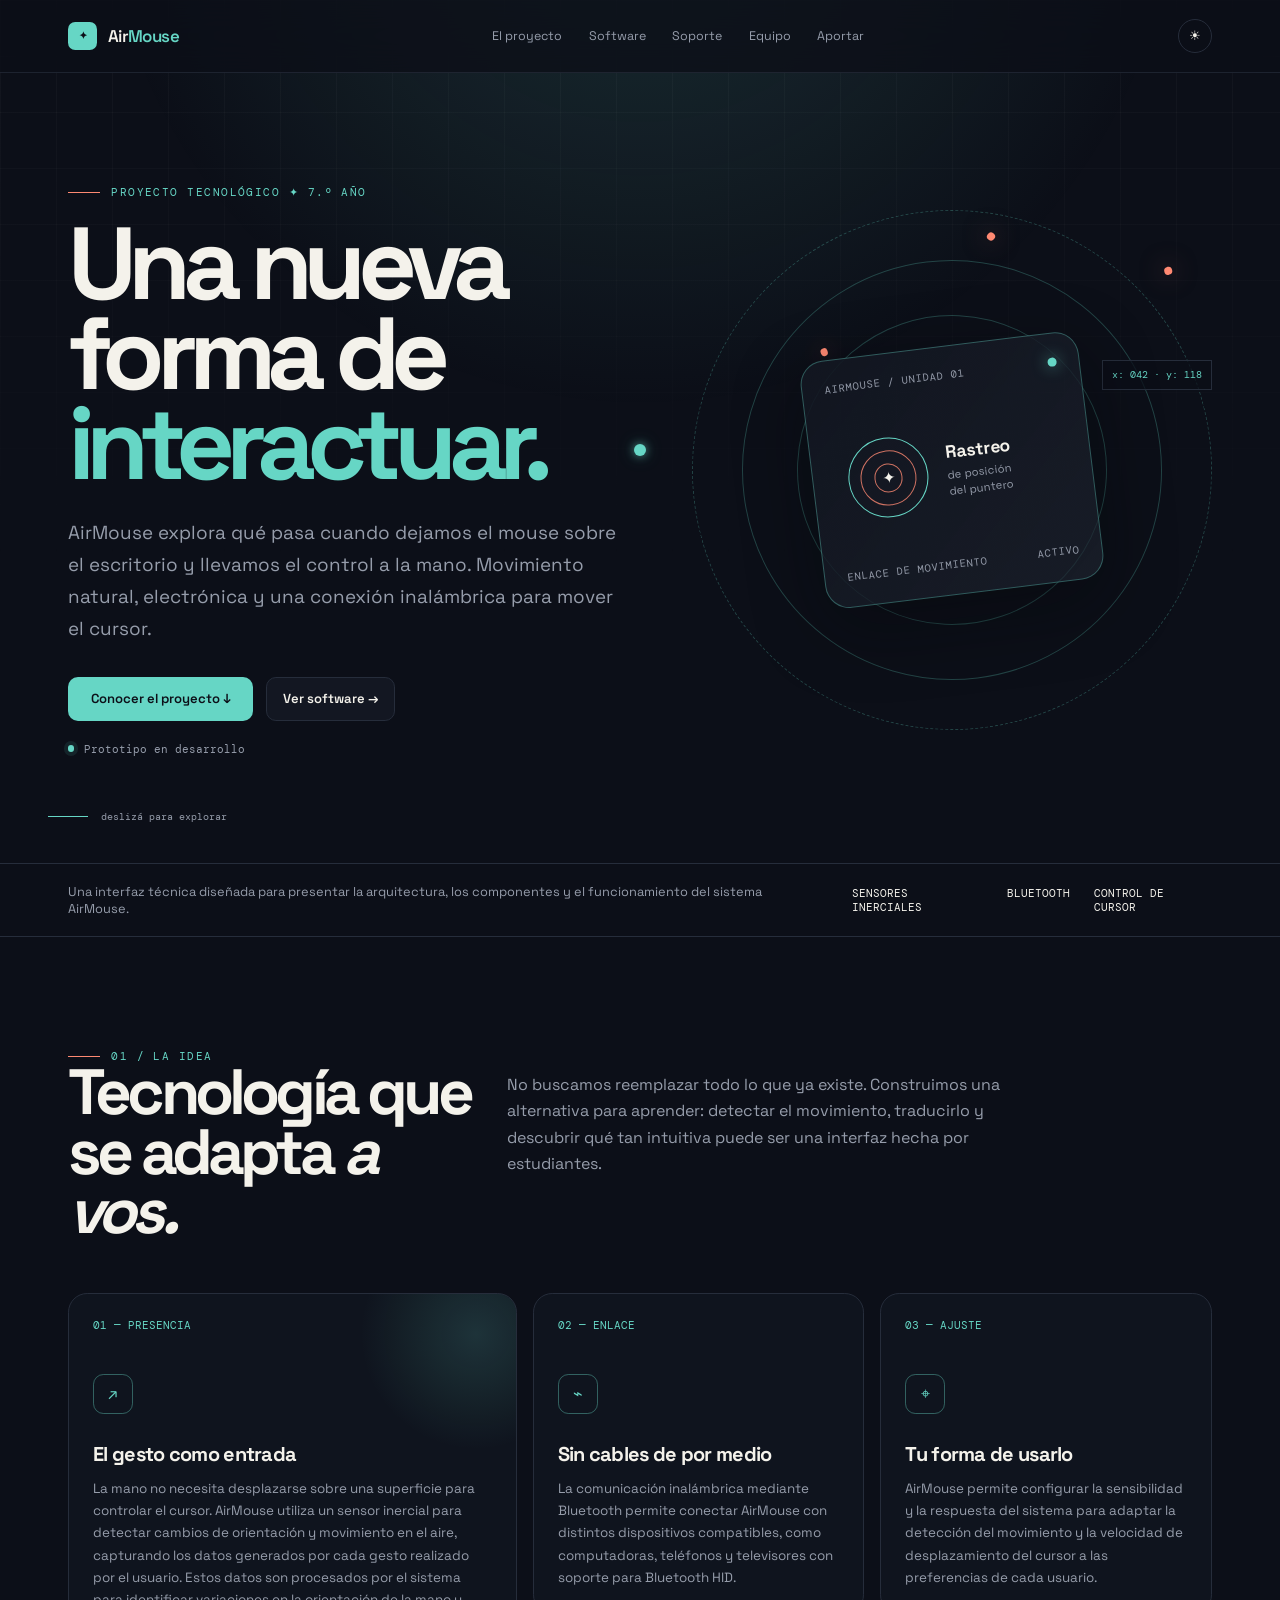
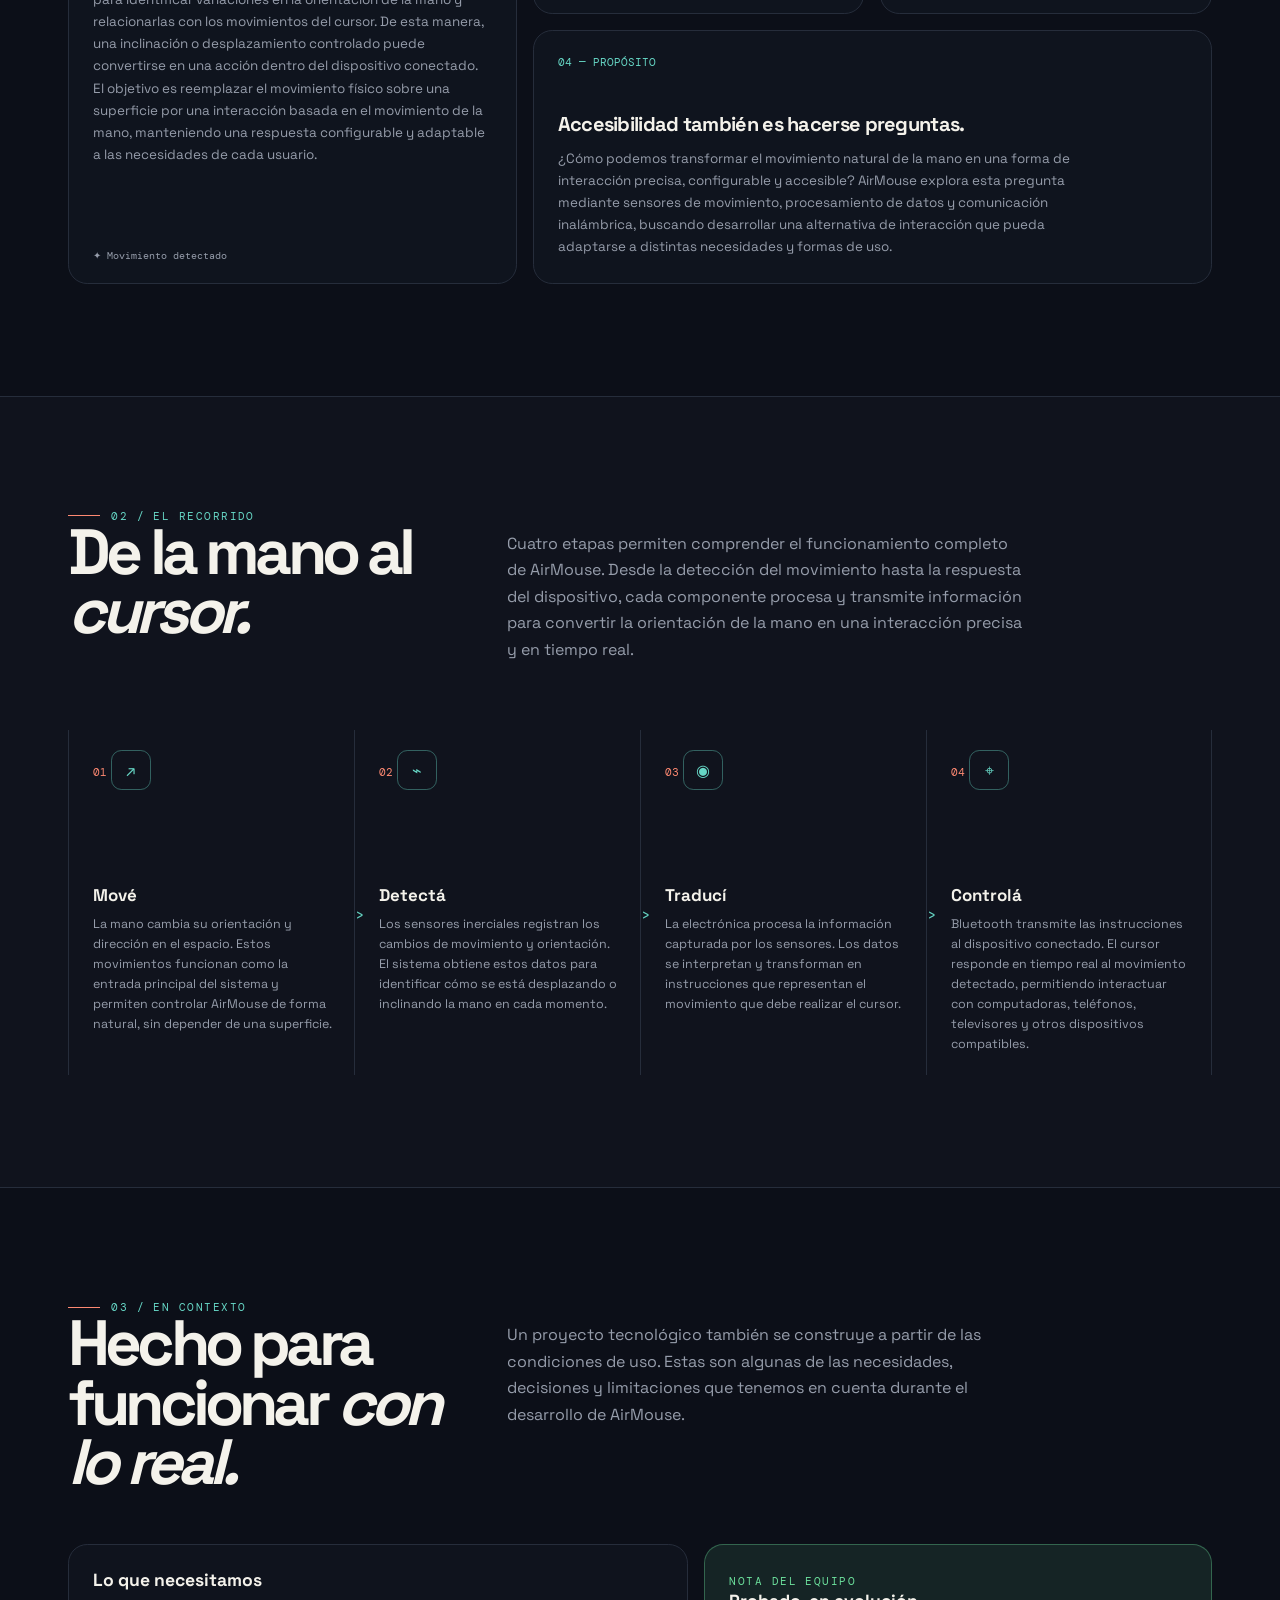
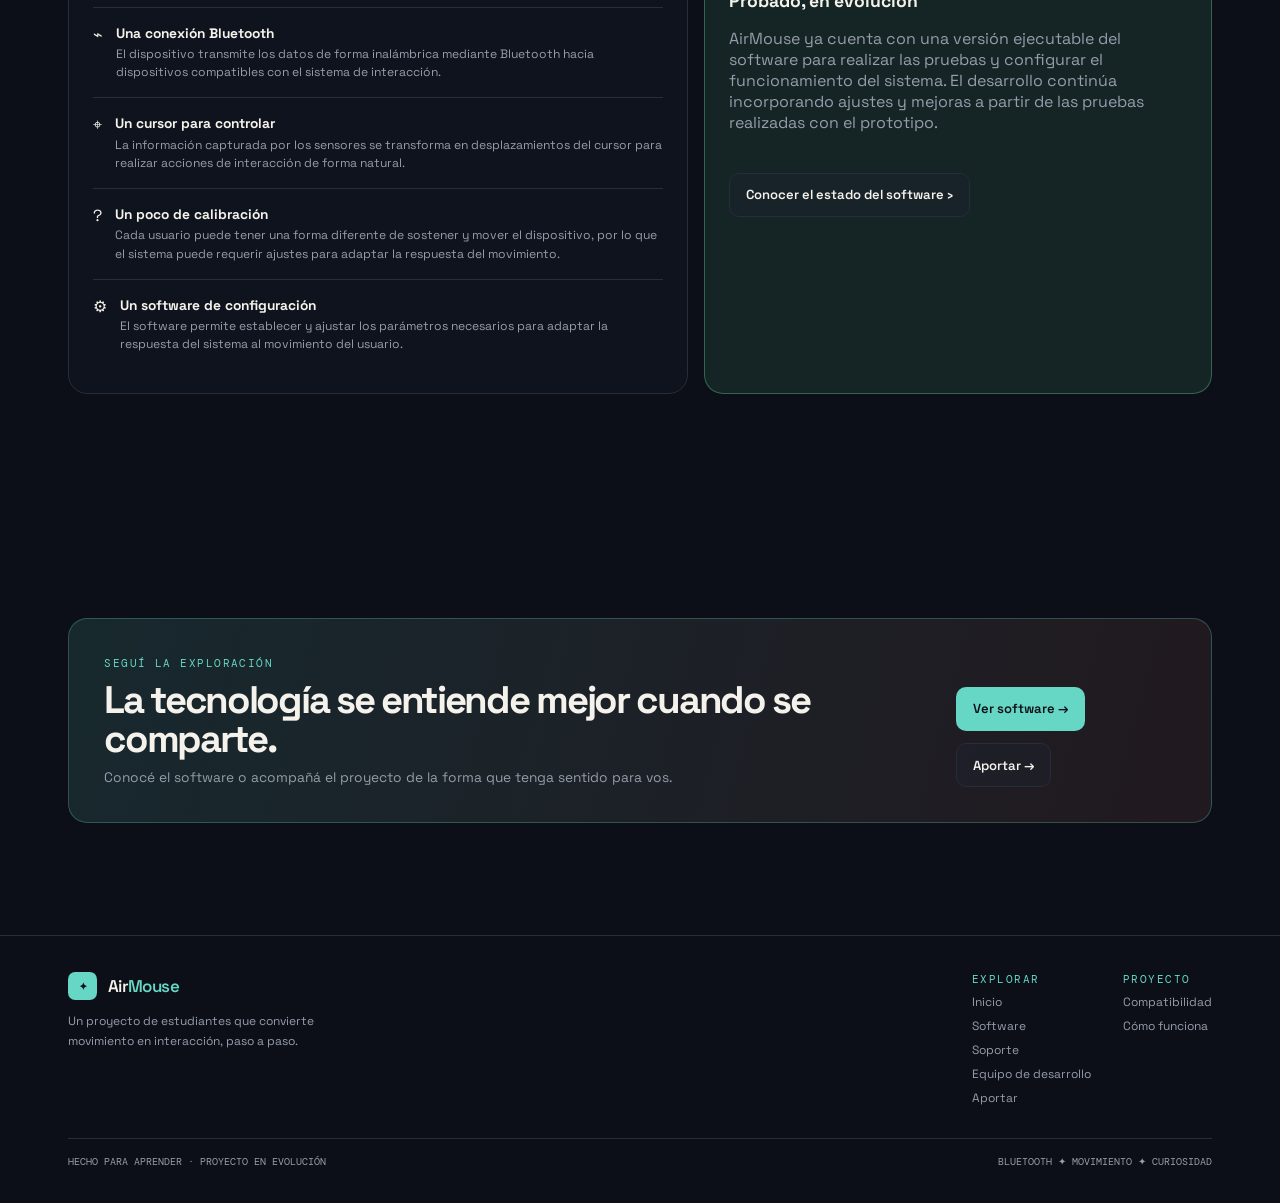
<file: index.html>
<!DOCTYPE html>
<html lang="es">
<head>
<meta charset="UTF-8">
<meta name="viewport" content="width=device-width, initial-scale=1.0">
<meta name="description" content="Un proyecto tecnológico estudiantil que explora controlar el cursor con movimiento natural.">
<title>AirMouse — Proyecto tecnológico</title>
<link rel="preconnect" href="https://fonts.googleapis.com">
<link rel="preconnect" href="https://fonts.gstatic.com" crossorigin>
<link href="https://fonts.googleapis.com/css2?family=DM+Mono:wght@400;500&family=Space+Grotesk:wght@400;500;600;700&display=swap" rel="stylesheet">

<link rel="stylesheet" href="css/style.css">
</head>

<body class="site-shell">

<header class="nav-shell">
<div class="container-wide nav-inner">

<a href="index.html" class="brand">
<span class="brand-mark">✦</span>
<span class="brand-word">Air<span>Mouse</span></span>
</a>

<nav class="nav-links" aria-label="Navegación principal">
<a href="index.html" class="nav-link">El proyecto</a>
<a href="software.html" class="nav-link">Software</a>
<a href="soporte.html" class="nav-link">Soporte</a>
<a href="equipo.html" class="nav-link">Equipo</a>
<a href="aportar.html" class="nav-link">Aportar</a>
</nav>

<div class="nav-actions">
<button class="icon-button" data-theme-toggle aria-label="Cambiar tema">☀</button>
<button class="icon-button mobile-trigger" data-mobile-toggle aria-label="Abrir menú">☰</button>
</div>

</div>

<nav class="mobile-menu" data-mobile-menu hidden>
<a href="index.html" class="nav-link">El proyecto</a>
<a href="software.html" class="nav-link">Software</a>
<a href="soporte.html" class="nav-link">Soporte</a>
<a href="equipo.html" class="nav-link">Equipo de desarrollo</a>
<a href="aportar.html" class="nav-link">Aportar</a>
</nav>
</header>

<main>

<section class="hero">
<div class="container-wide hero-grid">

<div class="hero-copy reveal">
<div class="eyebrow mono-label">Proyecto tecnológico ✦ 7.º año</div>

<h1>Una nueva forma de <em>interactuar.</em></h1>

<p class="hero-lede">
AirMouse explora qué pasa cuando dejamos el mouse sobre el escritorio y llevamos el control a la mano. Movimiento natural, electrónica y una conexión inalámbrica para mover el cursor.
</p>

<div class="hero-cta">
<a class="button button-primary button-wide" href="#como-funciona">Conocer el proyecto ↓</a>
<a class="button button-ghost" href="software.html">Ver software →</a>
</div>

<div class="hero-note">
<span class="status-dot"></span>
Prototipo en desarrollo
</div>
</div>

<div class="hero-diagram reveal" aria-label="Diagrama visual del dispositivo AirMouse">

<div class="orbit orbit-one"></div>
<div class="orbit orbit-two"></div>
<div class="orbit orbit-three"></div>

<div class="coord-label">x: 042 · y: 118</div>

<div class="device-card">

<div class="device-top">
<span class="device-label">AIRMOUSE / UNIDAD 01</span>
<span class="device-led"></span>
</div>

<div class="device-body">
<div class="device-ring">✦</div>

<div class="device-copy">
<strong>Rastreo</strong>
<small> de posición<br>del puntero</small>
</div>
</div>

<div class="device-top">
<span class="device-label">ENLACE DE MOVIMIENTO</span>
<span class="device-label">ACTIVO</span>
</div>

</div>
</div>

</div>

<div class="hero-scroll">
<span>deslizá para explorar</span>
</div>

</section>

<div class="intro-band">
<div class="container-wide intro-band-inner">

<p>Una interfaz técnica diseñada para presentar la arquitectura, los componentes y el funcionamiento del sistema AirMouse.</p>

<div class="spec-list">
<span>SENSORES INERCIALES</span>
<span>BLUETOOTH</span>
<span>CONTROL DE CURSOR</span>
</div>

</div>
</div>

<section class="section-space container-wide" id="proyecto">

<div class="section-heading reveal">

<div>
<div class="eyebrow mono-label">01 / La idea</div>
<h2>Tecnología que se adapta <em>a vos.</em></h2>
</div>

<p class="section-heading-copy">
No buscamos reemplazar todo lo que ya existe. Construimos una alternativa para aprender: detectar el movimiento, traducirlo y descubrir qué tan intuitiva puede ser una interfaz hecha por estudiantes.
</p>

</div>

<div class="bento">

<article class="bento-card tall reveal">
<div class="card-glow"></div>
<div class="card-index">01 — PRESENCIA</div>
<div class="card-icon">↗</div>

<h3>El gesto como entrada</h3>

<p>
La mano no necesita desplazarse sobre una superficie para controlar el cursor. AirMouse utiliza un sensor inercial para detectar cambios de orientación y movimiento en el aire, capturando los datos generados por cada gesto realizado por el usuario.

Estos datos son procesados por el sistema para identificar variaciones en la orientación de la mano y relacionarlas con los movimientos del cursor. De esta manera, una inclinación o desplazamiento controlado puede convertirse en una acción dentro del dispositivo conectado.

El objetivo es reemplazar el movimiento físico sobre una superficie por una interacción basada en el movimiento de la mano, manteniendo una respuesta configurable y adaptable a las necesidades de cada usuario.

</p>

<div class="card-foot">✦ Movimiento detectado</div>
</article>

<article class="bento-card reveal">
<div class="card-index">02 — ENLACE</div>
<div class="card-icon">⌁</div>

<h3>Sin cables de por medio</h3>

<p>
La comunicación inalámbrica mediante Bluetooth permite conectar AirMouse con distintos dispositivos compatibles, como computadoras, teléfonos y televisores con soporte para Bluetooth HID.

</p>
</article>

<article class="bento-card reveal">
<div class="card-index">03 — AJUSTE</div>
<div class="card-icon">⌖</div>

<h3>Tu forma de usarlo</h3>

<p>
AirMouse permite configurar la sensibilidad y la respuesta del sistema para adaptar la detección del movimiento y la velocidad de desplazamiento del cursor a las preferencias de cada usuario.

</p>
</article>

<article class="bento-card wide reveal">
<div class="card-index">04 — PROPÓSITO</div>

<h3>Accesibilidad también es hacerse preguntas.</h3>

<p>
¿Cómo podemos transformar el movimiento natural de la mano en una forma de interacción precisa, configurable y accesible?

AirMouse explora esta pregunta mediante sensores de movimiento, procesamiento de datos y comunicación inalámbrica, buscando desarrollar una alternativa de interacción que pueda adaptarse a distintas necesidades y formas de uso.
</p>

</article>

</div>
</section>

<section class="flow-section section-space" id="como-funciona">

<div class="container-wide">

<div class="section-heading reveal">

<div>
<div class="eyebrow mono-label">02 / El recorrido</div>
<h2>De la mano al <em>cursor.</em></h2>
</div>

<p class="section-heading-copy">
Cuatro etapas permiten comprender el funcionamiento completo de AirMouse. Desde la detección del movimiento hasta la respuesta del dispositivo, cada componente procesa y transmite información para convertir la orientación de la mano en una interacción precisa y en tiempo real.
</p>

</div>

<div class="flow">

<div class="flow-step reveal">
<span class="flow-number">01</span>
<div class="card-icon">↗</div>
<h3>Mové</h3>
<p>La mano cambia su orientación y dirección en el espacio. Estos movimientos funcionan como la entrada principal del sistema y permiten controlar AirMouse de forma natural, sin depender de una superficie.</p>
<span class="flow-arrow">›</span>
</div>

<div class="flow-step reveal">
<span class="flow-number">02</span>
<div class="card-icon">⌁</div>
<h3>Detectá</h3>
<p>Los sensores inerciales registran los cambios de movimiento y orientación. El sistema obtiene estos datos para identificar cómo se está desplazando o inclinando la mano en cada momento.</p>
<span class="flow-arrow">›</span>
</div>

<div class="flow-step reveal">
<span class="flow-number">03</span>
<div class="card-icon">◉</div>
<h3>Traducí</h3>
<p>La electrónica procesa la información capturada por los sensores. Los datos se interpretan y transforman en instrucciones que representan el movimiento que debe realizar el cursor.</p>
<span class="flow-arrow">›</span>
</div>

<div class="flow-step reveal">
<span class="flow-number">04</span>
<div class="card-icon">⌖</div>
<h3>Controlá</h3>
<p>Bluetooth transmite las instrucciones al dispositivo conectado. El cursor responde en tiempo real al movimiento detectado, permitiendo interactuar con computadoras, teléfonos, televisores y otros dispositivos compatibles.</p>
</div>

</div>
</div>
</section>

<section class="section-space container-wide" id="compatibilidad">

<div class="section-heading reveal">

<div>
<div class="eyebrow mono-label">03 / En contexto</div>
<h2>Hecho para funcionar <em>con lo real.</em></h2>
</div>

<p class="section-heading-copy">
Un proyecto tecnológico también se construye a partir de las condiciones de uso. Estas son algunas de las necesidades, decisiones y limitaciones que tenemos en cuenta durante el desarrollo de AirMouse.
</p>

</div>

<div class="compat-grid">

<div class="compat-panel reveal">

<h3>Lo que necesitamos</h3>

<div class="compat-item">
⌁
<div>
<strong>Una conexión Bluetooth</strong>
<span>El dispositivo transmite los datos de forma inalámbrica mediante Bluetooth hacia dispositivos compatibles con el sistema de interacción.</span>
</div>
</div>

<div class="compat-item">
⌖
<div>
<strong>Un cursor para controlar</strong>
<span>La información capturada por los sensores se transforma en desplazamientos del cursor para realizar acciones de interacción de forma natural.</span>
</div>
</div>

<div class="compat-item">
?
<div>
<strong>Un poco de calibración</strong>
<span>Cada usuario puede tener una forma diferente de sostener y mover el dispositivo, por lo que el sistema puede requerir ajustes para adaptar la respuesta del movimiento.</span>
</div>
</div>
<div class="compat-item">
  ⚙
  <div>
    <strong> Un software de configuración</strong>
    <span>El software permite establecer y ajustar los parámetros necesarios para adaptar la respuesta del sistema al movimiento del usuario.</span>
  </div>
</div>
</div>

<div class="compat-panel truth-panel reveal">

<span class="mono-label">Nota del equipo</span>

<h3>Probado, en evolución</h3>

<p class="muted">
AirMouse ya cuenta con una versión ejecutable del software para realizar las pruebas y configurar el funcionamiento del sistema. El desarrollo continúa incorporando ajustes y mejoras a partir de las pruebas realizadas con el prototipo.
</p>

<a href="software.html" class="button button-ghost" style="margin-top:1.5rem">
Conocer el estado del software ›
</a>

</div>

</div>
</section>

<section class="container-wide section-space">

<div class="cta-panel reveal">

<div>
<div class="mono-label">Seguí la exploración</div>

<h2>La tecnología se entiende mejor cuando se comparte.</h2>

<p>
Conocé el software o acompañá el proyecto de la forma que tenga sentido para vos.
</p>
</div>

<div class="hero-cta">
<a href="software.html" class="button button-primary">Ver software →</a>
<a href="aportar.html" class="button button-ghost">Aportar →</a>
</div>

</div>
</section>

</main>

<footer class="site-footer">

<div class="container-wide">

<div class="footer-grid">

<div>
<a href="index.html" class="brand">
<span class="brand-mark">✦</span>
<span class="brand-word">Air<span>Mouse</span></span>
</a>

<p class="footer-copy">
Un proyecto de estudiantes que convierte movimiento en interacción, paso a paso.
</p>
</div>

<div class="footer-links">
<span class="mono-label">Explorar</span>
<a href="index.html">Inicio</a>
<a href="software.html">Software</a>
<a href="soporte.html">Soporte</a><a href="equipo.html">Equipo de desarrollo</a><a href="aportar.html">Aportar</a>
</div>

<div class="footer-links">
<span class="mono-label">Proyecto</span>
<a href="index.html#compatibilidad">Compatibilidad</a>
<a href="index.html#como-funciona">Cómo funciona</a>
</div>

</div>

<div class="footer-bottom">
<span>HECHO PARA APRENDER · PROYECTO EN EVOLUCIÓN</span>
<span>BLUETOOTH ✦ MOVIMIENTO ✦ CURIOSIDAD</span>
</div>

</div>
</footer>

<div class="cursor-dot">
  <span></span>
</div>

<script src="js/script.js"></script>

</body>
</html>
</file>
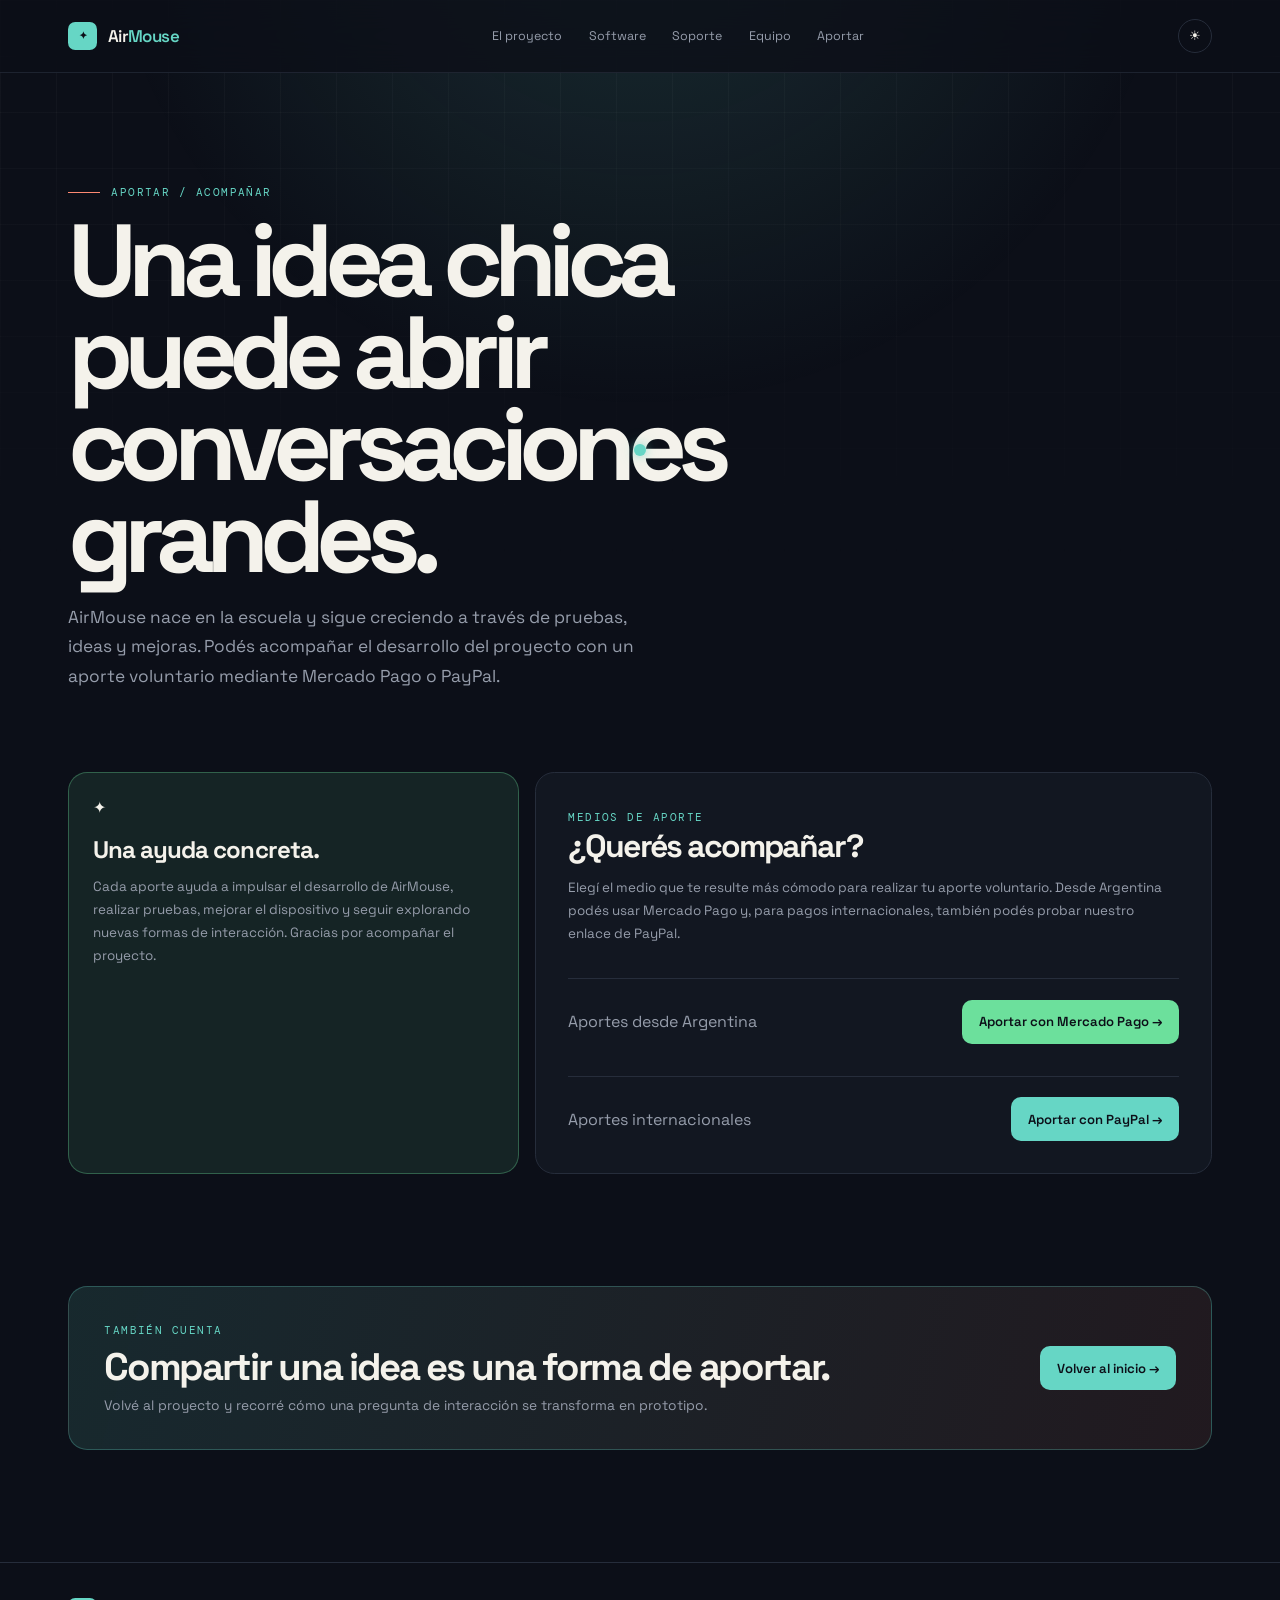
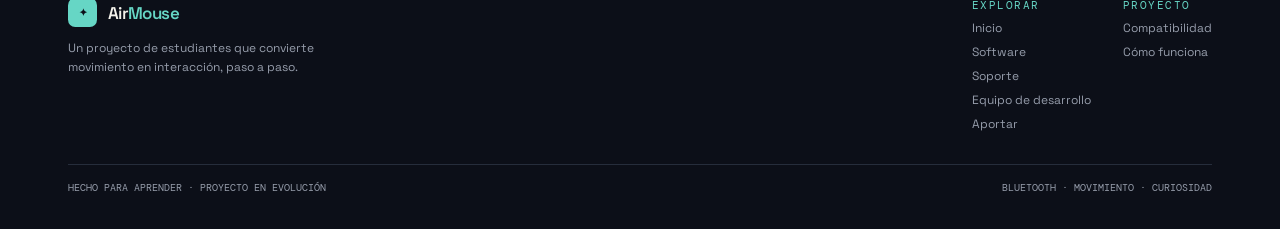
<file: aportar.html>
<!DOCTYPE html>
<html lang="es">

<head>
    <meta charset="UTF-8">
    <meta name="viewport" content="width=device-width, initial-scale=1.0">
    <meta name="description" content="Conocé cómo acompañar el desarrollo educativo de AirMouse.">
    <title>Aportar — AirMouse</title>

    <link rel="preconnect" href="https://fonts.googleapis.com">
    <link rel="preconnect" href="https://fonts.gstatic.com" crossorigin>

    <link
        href="https://fonts.googleapis.com/css2?family=DM+Mono:wght@400;500&family=Space+Grotesk:wght@400;500;600;700&display=swap"
        rel="stylesheet">

    <link rel="stylesheet" href="css/style.css">
</head>

<body class="site-shell">

    <header class="nav-shell">

        <div class="container-wide nav-inner">

            <a href="index.html" class="brand">
                <span class="brand-mark">✦</span>
                <span class="brand-word">Air<span>Mouse</span></span>
            </a>

            <nav class="nav-links" aria-label="Navegación principal">
                <a href="index.html" class="nav-link">El proyecto</a>
                <a href="software.html" class="nav-link">Software</a>
                <a href="soporte.html" class="nav-link">Soporte</a>
                <a href="equipo.html" class="nav-link">Equipo</a>
                <a href="aportar.html" class="nav-link">Aportar</a>
            </nav>

            <div class="nav-actions">

                <button class="icon-button" data-theme-toggle aria-label="Cambiar tema">
                    ☀
                </button>

                <button class="icon-button mobile-trigger" data-mobile-toggle aria-label="Abrir menú">
                    ☰
                </button>

            </div>

        </div>

        <nav class="mobile-menu" data-mobile-menu hidden>
            <a href="index.html" class="nav-link">El proyecto</a>
            <a href="software.html" class="nav-link">Software</a>
            <a href="soporte.html" class="nav-link">Soporte</a>
            <a href="equipo.html" class="nav-link">Equipo de desarrollo</a>
            <a href="aportar.html" class="nav-link">Aportar</a>
        </nav>

    </header>

    <main>

        <section class="container-wide page-hero">

            <div class="eyebrow mono-label reveal">
                Aportar / acompañar
            </div>

            <h1 class="reveal">
                Una idea chica puede abrir conversaciones grandes.
            </h1>

            <p class="reveal">
                AirMouse nace en la escuela y sigue creciendo a través de pruebas, ideas y mejoras.
                Podés acompañar el desarrollo del proyecto con un aporte voluntario mediante Mercado
                Pago o PayPal.
            </p>

        </section>

        <section class="container-wide support-layout">

            <aside class="support-note reveal">

                ✦

                <h2>
                    Una ayuda concreta.
                </h2>

                <p>
                    Cada aporte ayuda a impulsar el desarrollo de AirMouse, realizar pruebas,
                    mejorar el dispositivo y seguir explorando nuevas formas de interacción.
                    Gracias por acompañar el proyecto.
                </p>

            </aside>

            <div class="support-card reveal">

                <span class="mono-label">
                    Medios de aporte
                </span>

                <h2>
                    ¿Querés acompañar?
                </h2>

                <p>
                    Elegí el medio que te resulte más cómodo para realizar tu aporte voluntario.
                    Desde Argentina podés usar Mercado Pago y, para pagos internacionales,
                    también podés probar nuestro enlace de PayPal.
                </p>

                <div class="support-action">

                    <span class="muted">
                        Aportes desde Argentina
                    </span>

                    <a
                        href="https://link.mercadopago.com.ar/airmouse"
                        class="button button-success"
                        target="_blank"
                        rel="noopener noreferrer"
                    >
                        Aportar con Mercado Pago →
                    </a>

                </div>

                <div class="support-action">

                    <span class="muted">
                        Aportes internacionales
                    </span>

                    <a
                        href="https://www.paypal.com/ncp/payment/4MLES5RYTKMUN"
                        class="button button-primary"
                        target="_blank"
                        rel="noopener noreferrer"
                    >
                        Aportar con PayPal →
                    </a>

                </div>

                <p class="muted">

                </p>

            </div>

        </section>

        <section class="container-wide section-space" style="padding-top:0">

            <div class="cta-panel reveal">

                <div>

                    <div class="mono-label">
                        También cuenta
                    </div>

                    <h2>
                        Compartir una idea es una forma de aportar.
                    </h2>

                    <p>
                        Volvé al proyecto y recorré cómo una pregunta de interacción se
                        transforma en prototipo.
                    </p>

                </div>

                <a href="index.html" class="button button-primary">
                    Volver al inicio →
                </a>

            </div>

        </section>

    </main>

    <footer class="site-footer">

        <div class="container-wide">

            <div class="footer-grid">

                <div>

                    <a href="index.html" class="brand">
                        <span class="brand-mark">✦</span>
                        <span class="brand-word">Air<span>Mouse</span></span>
                    </a>

                    <p class="footer-copy">
                        Un proyecto de estudiantes que convierte movimiento en interacción,
                        paso a paso.
                    </p>

                </div>

                <div class="footer-links">

                    <span class="mono-label">
                        Explorar
                    </span>

                    <a href="index.html">Inicio</a>
                    <a href="software.html">Software</a>
                    <a href="soporte.html">Soporte</a>
                    <a href="equipo.html">Equipo de desarrollo</a>
                    <a href="aportar.html">Aportar</a>

                </div>

                <div class="footer-links">

                    <span class="mono-label">
                        Proyecto
                    </span>

                    <a href="index.html#compatibilidad">
                        Compatibilidad
                    </a>

                    <a href="index.html#como-funciona">
                        Cómo funciona
                    </a>

                </div>

            </div>

            <div class="footer-bottom">

                <span>
                    HECHO PARA APRENDER · PROYECTO EN EVOLUCIÓN
                </span>

                <span>
                    BLUETOOTH · MOVIMIENTO · CURIOSIDAD
                </span>

            </div>

        </div>

    </footer>

    <div class="cursor-dot"></div>

    <script src="js/script.js"></script>

</body>
</html>
</file>
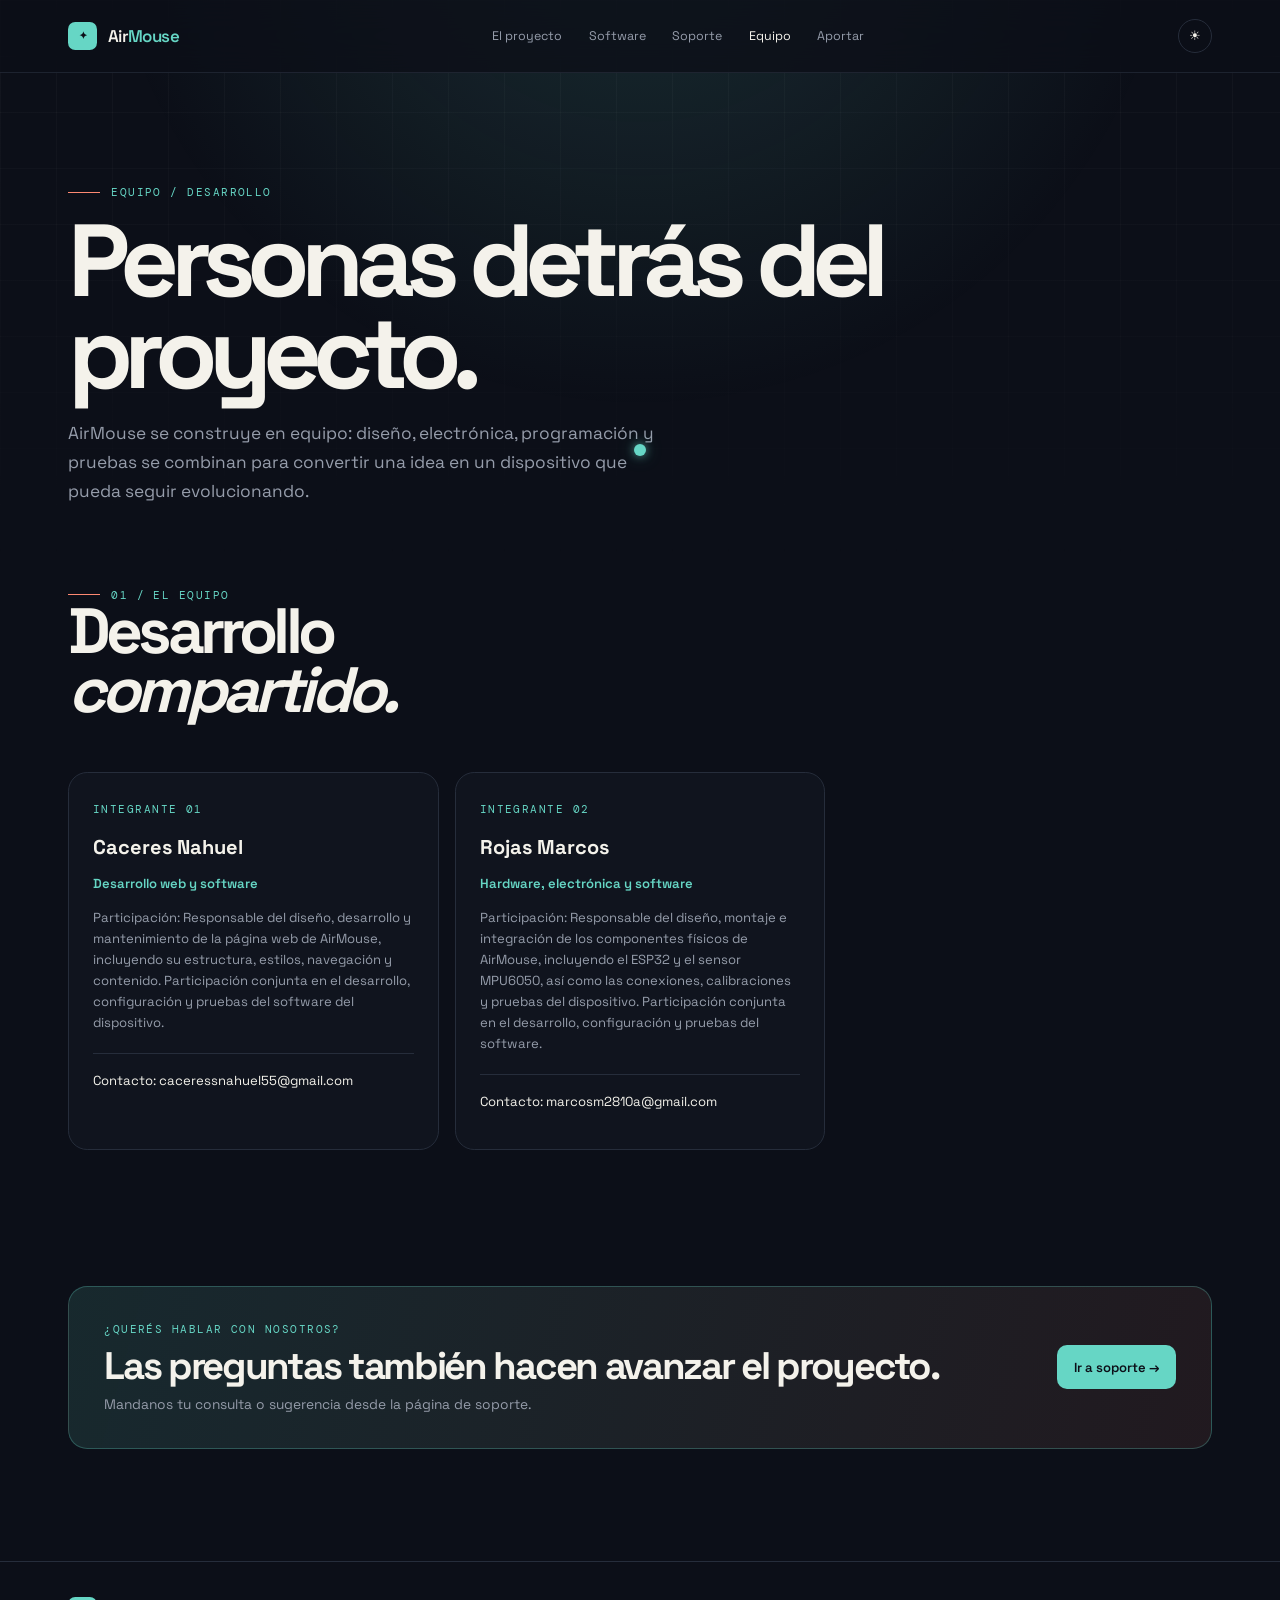
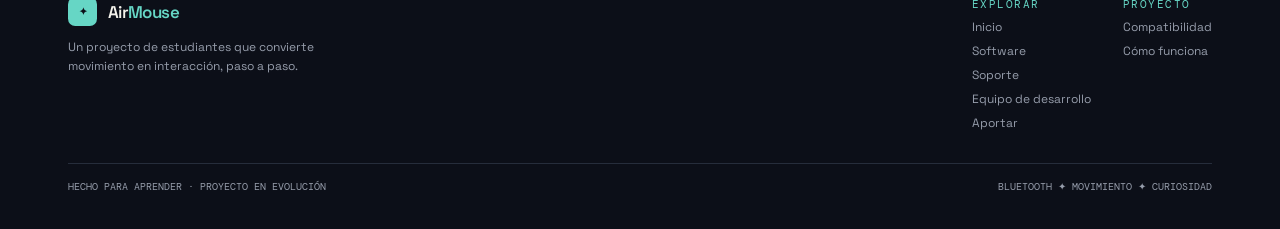
<file: equipo.html>
<!DOCTYPE html>
<html lang="es">

<head>
    <meta charset="UTF-8">
    <meta name="viewport" content="width=device-width, initial-scale=1.0">
    <meta name="description" content="Conocé al equipo detrás de AirMouse.">

    <title>Equipo de desarrollo — AirMouse</title>

    <!-- Fuentes -->
    <link rel="preconnect" href="https://fonts.googleapis.com">
    <link rel="preconnect" href="https://fonts.gstatic.com" crossorigin>

    <link
        href="https://fonts.googleapis.com/css2?family=DM+Mono:wght@400;500&family=Space+Grotesk:wght@400;500;600;700&display=swap"
        rel="stylesheet"
    >

    <!-- Estilos -->
    <link rel="stylesheet" href="css/style.css">
</head>

<body class="site-shell">

    <!-- ==============================
         ENCABEZADO Y NAVEGACIÓN
    =============================== -->

    <header class="nav-shell">

        <div class="container-wide nav-inner">

            <!-- Logo -->
            <a href="index.html" class="brand">
                <span class="brand-mark">✦</span>
                <span class="brand-word">Air<span>Mouse</span></span>
            </a>

            <!-- Menú para PC -->
            <nav class="nav-links" aria-label="Navegación principal">

                <a href="index.html" class="nav-link">
                    El proyecto
                </a>

                <a href="software.html" class="nav-link">
                    Software
                </a>

                <a href="soporte.html" class="nav-link">
                    Soporte
                </a>

                <a href="equipo.html" class="nav-link active">
                    Equipo
                </a>

                <a href="aportar.html" class="nav-link">
                    Aportar
                </a>

            </nav>

            <!-- Botones del encabezado -->
            <div class="nav-actions">

                <button
                    class="icon-button"
                    data-theme-toggle
                    aria-label="Cambiar tema"
                >
                    ☀
                </button>

                <button
                    class="icon-button mobile-trigger"
                    data-mobile-toggle
                    aria-label="Abrir menú"
                >
                    ☰
                </button>

            </div>

        </div>

        <!-- Menú para celular -->
        <nav class="mobile-menu" data-mobile-menu hidden>

            <a href="index.html" class="nav-link">
                El proyecto
            </a>

            <a href="software.html" class="nav-link">
                Software
            </a>

            <a href="soporte.html" class="nav-link">
                Soporte
            </a>

            <a href="equipo.html" class="nav-link active">
                Equipo de desarrollo
            </a>

            <a href="aportar.html" class="nav-link">
                Aportar
            </a>

        </nav>

    </header>


    <!-- ==============================
         CONTENIDO PRINCIPAL
    =============================== -->

    <main>

        <!-- Presentación de la página -->
        <section class="container-wide page-hero">

            <div class="eyebrow mono-label reveal">
                Equipo / desarrollo
            </div>

            <h1 class="reveal">
                Personas detrás del proyecto.
            </h1>

            <p class="reveal">
                AirMouse se construye en equipo: diseño, electrónica,
                programación y pruebas se combinan para convertir una idea
                en un dispositivo que pueda seguir evolucionando.
            </p>

        </section>


        <!-- ==============================
             INTEGRANTES DEL EQUIPO
        =============================== -->

        <section
            class="container-wide section-space"
            style="padding-top:0"
        >

            <!-- Encabezado de la sección -->
            <div class="section-heading reveal">

                <div>

                    <div class="eyebrow mono-label">
                        01 / El equipo
                    </div>

                    <h2>
                        Desarrollo <em>compartido.</em>
                    </h2>

                </div>

                <p class="section-heading-copy">
        
                </p>

            </div>


            <!-- Tarjetas de integrantes -->
            <div class="team-grid">

                <!-- Integrante 01 -->
                <article class="team-card reveal">

                    <span class="mono-label">
                        Integrante 01
                    </span>

                    <h3>
                        Caceres Nahuel
                    </h3>

                    <p class="team-role">
                        Desarrollo web y software
                    </p>

                    <p class="muted">
                        Participación: Responsable del diseño, desarrollo y mantenimiento de la página web de AirMouse, incluyendo su estructura, estilos, navegación y contenido. Participación conjunta en el desarrollo, configuración y pruebas del software del dispositivo.
                    </p>

                    <p class="team-contact">
                        Contacto: caceressnahuel55@gmail.com
                    </p>

                </article>


                <!-- Integrante 02 -->
                <article class="team-card reveal">

                    <span class="mono-label">
                        Integrante 02
                    </span>

                    <h3>
                        Rojas Marcos
                    </h3>

                    <p class="team-role">
                       Hardware, electrónica y software
                    </p>

                    <p class="muted">
                        Participación: Responsable del diseño, montaje e integración de los componentes físicos de AirMouse, incluyendo el ESP32 y el sensor MPU6050, así como las conexiones, calibraciones y pruebas del dispositivo. Participación conjunta en el desarrollo, configuración y pruebas del software.
                    </p>

                    <p class="team-contact">
                        Contacto: marcosm2810a@gmail.com
                    </p>

                </article>

            </div>


            <!-- Nota sobre los roles -->
            <p
                class="muted"
                style="margin-top:1.5rem;font-size:.8rem"
            >
            </p>

        </section>


        <!-- ==============================
             LLAMADA A LA ACCIÓN
        =============================== -->

        <section
            class="container-wide section-space"
            style="padding-top:0"
        >

            <div class="cta-panel reveal">

                <div>

                    <div class="mono-label">
                        ¿Querés hablar con nosotros?
                    </div>

                    <h2>
                        Las preguntas también hacen avanzar el proyecto.
                    </h2>

                    <p>
                        Mandanos tu consulta o sugerencia desde la página
                        de soporte.
                    </p>

                </div>

                <a
                    href="soporte.html"
                    class="button button-primary"
                >
                    Ir a soporte →
                </a>

            </div>

        </section>

    </main>


    <!-- ==============================
         PIE DE PÁGINA
    =============================== -->

    <footer class="site-footer">

        <div class="container-wide">

            <div class="footer-grid">

                <!-- Identidad del proyecto -->
                <div>

                    <a href="index.html" class="brand">
                        <span class="brand-mark">✦</span>
                        <span class="brand-word">Air<span>Mouse</span></span>
                    </a>

                    <p class="footer-copy">
                        Un proyecto de estudiantes que convierte movimiento
                        en interacción, paso a paso.
                    </p>

                </div>


                <!-- Enlaces principales -->
                <div class="footer-links">

                    <span class="mono-label">
                        Explorar
                    </span>

                    <a href="index.html">
                        Inicio
                    </a>

                    <a href="software.html">
                        Software
                    </a>

                    <a href="soporte.html">
                        Soporte
                    </a>

                    <a href="equipo.html">
                        Equipo de desarrollo
                    </a>

                    <a href="aportar.html">
                        Aportar
                    </a>

                </div>


                <!-- Enlaces del proyecto -->
                <div class="footer-links">

                    <span class="mono-label">
                        Proyecto
                    </span>

                    <a href="index.html#compatibilidad">
                        Compatibilidad
                    </a>

                    <a href="index.html#como-funciona">
                        Cómo funciona
                    </a>

                </div>

            </div>


            <!-- Información inferior del pie -->
            <div class="footer-bottom">

                <span>
                    HECHO PARA APRENDER · PROYECTO EN EVOLUCIÓN
                </span>

                <span>
                    BLUETOOTH ✦ MOVIMIENTO ✦ CURIOSIDAD
                </span>

            </div>

        </div>

    </footer>


    <!-- ==============================
         CURSOR PERSONALIZADO
    =============================== -->

    <div class="cursor-dot">
        <span></span>
    </div>


    <!-- JavaScript -->
    <script src="js/script.js"></script>

</body>
</html>
</file>
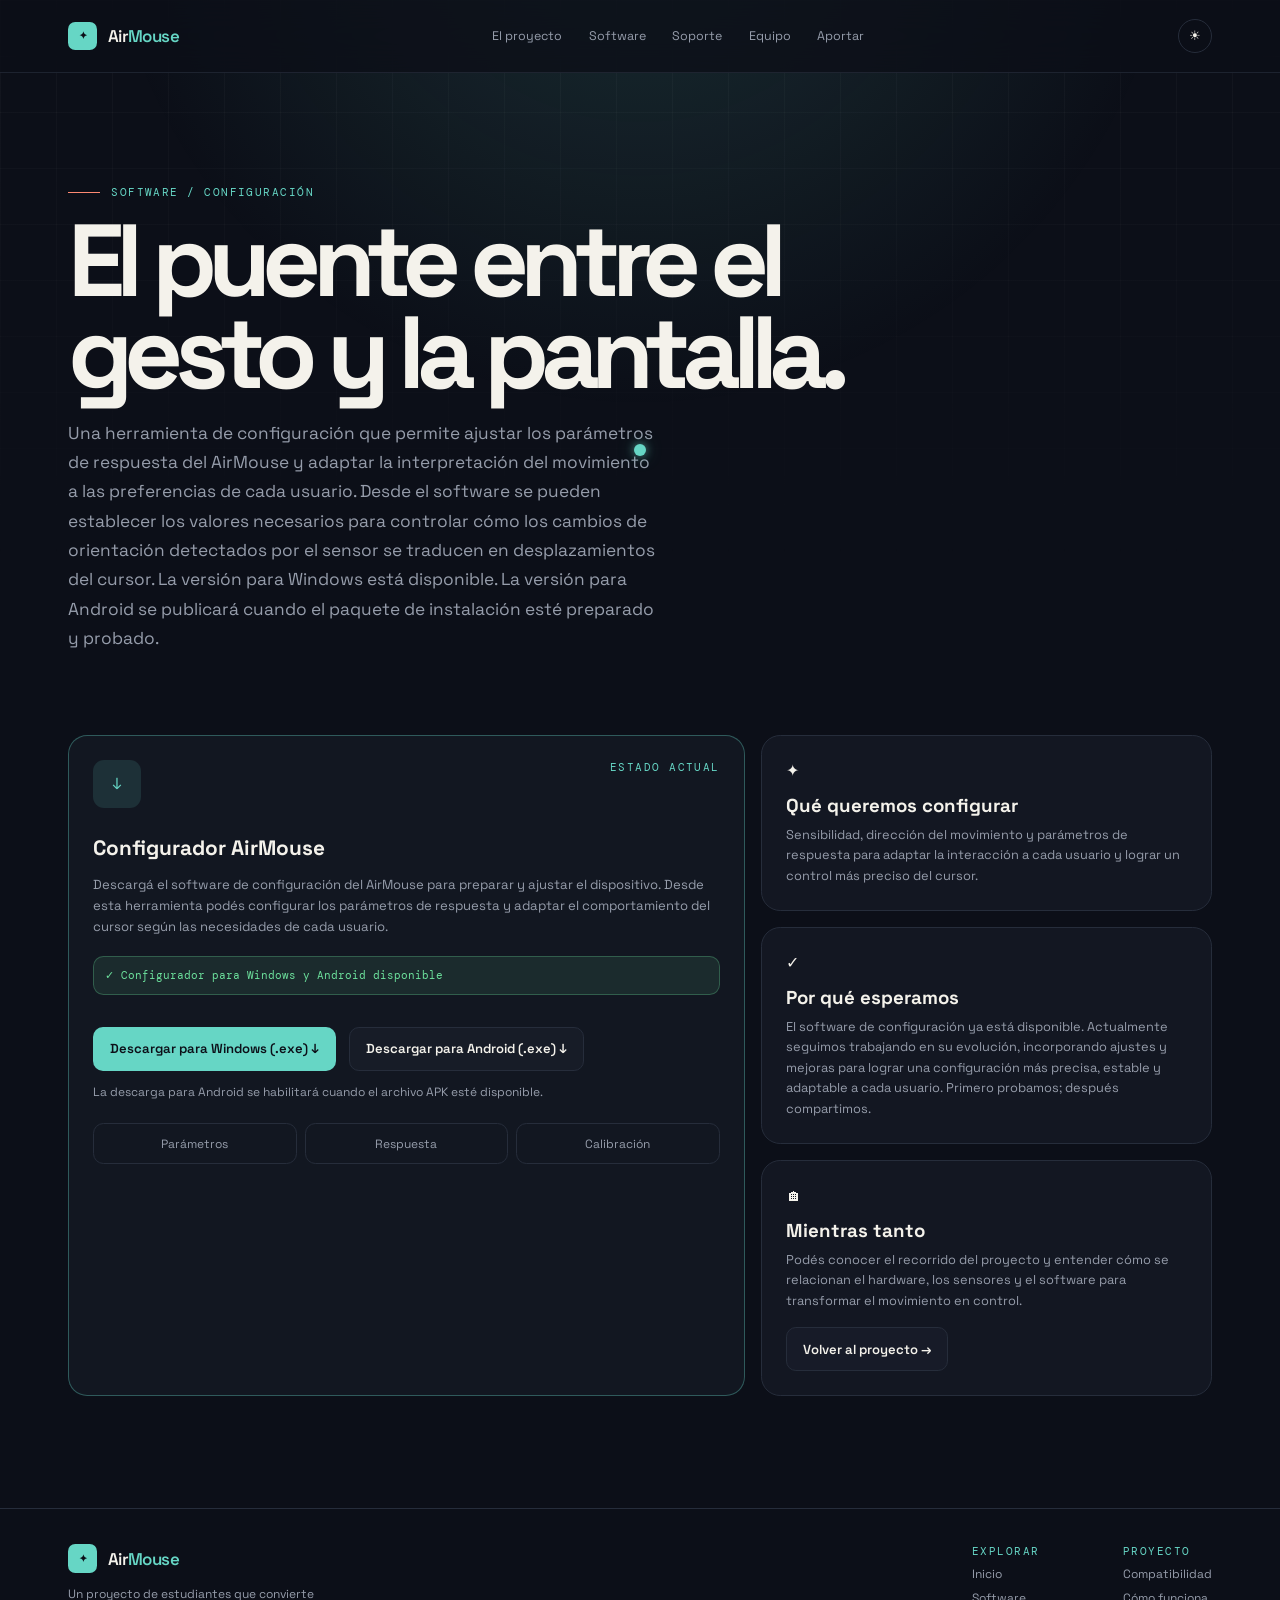
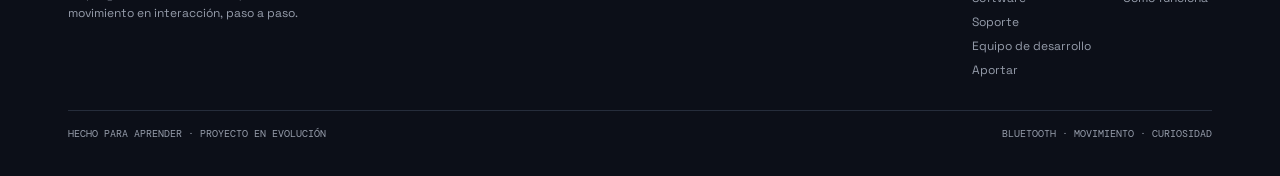
<file: software.html>
<!DOCTYPE html>
<html lang="es">
<head>
<meta charset="UTF-8">
<meta name="viewport" content="width=device-width, initial-scale=1.0">
<meta name="description" content="La configuración que conecta el movimiento del AirMouse con tu computadora.">
<title>Software — AirMouse</title>

<link rel="preconnect" href="https://fonts.googleapis.com">
<link rel="preconnect" href="https://fonts.gstatic.com" crossorigin>
<link href="https://fonts.googleapis.com/css2?family=DM+Mono:wght@400;500&family=Space+Grotesk:wght@400;500;600;700&display=swap" rel="stylesheet">

<link rel="stylesheet" href="css/style.css">
</head>

<body class="site-shell">

<header class="nav-shell">
  <div class="container-wide nav-inner">

    <a href="index.html" class="brand">
      <span class="brand-mark">✦</span>
      <span class="brand-word">Air<span>Mouse</span></span>
    </a>

    <nav class="nav-links" aria-label="Navegación principal">
      <a href="index.html" class="nav-link">El proyecto</a>
      <a href="software.html" class="nav-link">Software</a>
      <a href="soporte.html" class="nav-link">Soporte</a>
      <a href="equipo.html" class="nav-link">Equipo</a>
      <a href="aportar.html" class="nav-link">Aportar</a>
    </nav>

    <div class="nav-actions">
      <button class="icon-button" data-theme-toggle aria-label="Cambiar tema">☀</button>
      <button class="icon-button mobile-trigger" data-mobile-toggle aria-label="Abrir menú">☰</button>
    </div>

  </div>

  <nav class="mobile-menu" data-mobile-menu hidden>
    <a href="index.html" class="nav-link">El proyecto</a>
    <a href="software.html" class="nav-link">Software</a>
    <a href="soporte.html" class="nav-link">Soporte</a>
    <a href="equipo.html" class="nav-link">Equipo de desarrollo</a>
    <a href="aportar.html" class="nav-link">Aportar</a>
  </nav>
</header>

<main>

  <section class="container-wide page-hero">

    <div class="eyebrow mono-label reveal">
      Software / configuración
    </div>

    <h1 class="reveal">
      El puente entre el gesto y la pantalla.
    </h1>

    <p class="reveal">
      Una herramienta de configuración que permite ajustar los parámetros de respuesta del AirMouse y adaptar la interpretación del movimiento a las preferencias de cada usuario. Desde el software se pueden establecer los valores necesarios para controlar cómo los cambios de orientación detectados por el sensor se traducen en desplazamientos del cursor.

La versión para Windows está disponible. La versión para Android se publicará cuando el paquete de instalación esté preparado y probado.
    </p>

  </section>


  <section class="container-wide software-layout">

    <div class="download-card reveal">

      <div class="download-top">
        <div class="download-icon">↓</div>
        <span class="mono-label">Estado actual</span>
      </div>

      <h2>
        Configurador AirMouse
      </h2>

      <p>
        Descargá el software de configuración del AirMouse para preparar y ajustar el dispositivo. Desde esta herramienta podés configurar los parámetros de respuesta y adaptar el comportamiento del cursor según las necesidades de cada usuario.
      </p>

<div class="download-status">✓ Configurador para Windows y Android disponible</div>

<div class="hero-cta">
  <a href="downloads/AirMouse_Control_Center.exe" class="button button-primary" download>
    Descargar para Windows (.exe) ↓
  </a>

  <a href="downloads/app-debug.apk" class="button button-ghost" download>
    Descargar para Android (.exe) ↓
  </a>
</div>
      <p class="muted" style="font-size:.75rem;margin-top:.8rem">La descarga para Android se habilitará cuando el archivo APK esté disponible.</p>

      <div class="platform-list">
        <div class="platform">Parámetros</div>
        <div class="platform">Respuesta</div>
        <div class="platform">Calibración</div>
      </div>

    </div>


    <div class="info-stack">

      <article class="info-card reveal">
        ✦
        <h3>Qué queremos configurar</h3>
        <p>
          Sensibilidad, dirección del movimiento y parámetros de respuesta para adaptar la interacción a cada usuario y lograr un control más preciso del cursor.
        </p>
      </article>

      <article class="info-card reveal">
        ✓
        <h3>Por qué esperamos</h3>
        <p>
          El software de configuración ya está disponible. Actualmente seguimos trabajando en su evolución, incorporando ajustes y mejoras para lograr una configuración más precisa, estable y adaptable a cada usuario.
          Primero probamos; después compartimos.
        </p>
      </article>

      <article class="info-card reveal">
        🏠︎
        <h3>Mientras tanto</h3>
        <p>
          Podés conocer el recorrido del proyecto y entender cómo se relacionan el hardware, los sensores y el software para transformar el movimiento en control.
        </p>

        <a
          href="index.html"
          class="button button-ghost"
          style="margin-top:1rem"
        >
          Volver al proyecto →
        </a>
      </article>

    </div>

  </section>

</main>


<footer class="site-footer">

  <div class="container-wide">

    <div class="footer-grid">

      <div>

        <a href="index.html" class="brand">
          <span class="brand-mark">✦</span>
          <span class="brand-word">Air<span>Mouse</span></span>
        </a>

        <p class="footer-copy">
          Un proyecto de estudiantes que convierte movimiento en interacción, paso a paso.
        </p>

      </div>


      <div class="footer-links">

        <span class="mono-label">
          Explorar
        </span>

        <a href="index.html">Inicio</a>
        <a href="software.html">Software</a>
        <a href="soporte.html">Soporte</a><a href="equipo.html">Equipo de desarrollo</a><a href="aportar.html">Aportar</a>

      </div>


      <div class="footer-links">

        <span class="mono-label">
          Proyecto
        </span>

        <a href="index.html#compatibilidad">
          Compatibilidad
        </a>

        <a href="index.html#como-funciona">
          Cómo funciona
        </a>

      </div>

    </div>


    <div class="footer-bottom">

      <span>
        HECHO PARA APRENDER · PROYECTO EN EVOLUCIÓN
      </span>

      <span>
        BLUETOOTH · MOVIMIENTO · CURIOSIDAD
      </span>

    </div>

  </div>

</footer>


<div class="cursor-dot"></div>

<script src="js/script.js"></script>

</body>
</html>
</file>
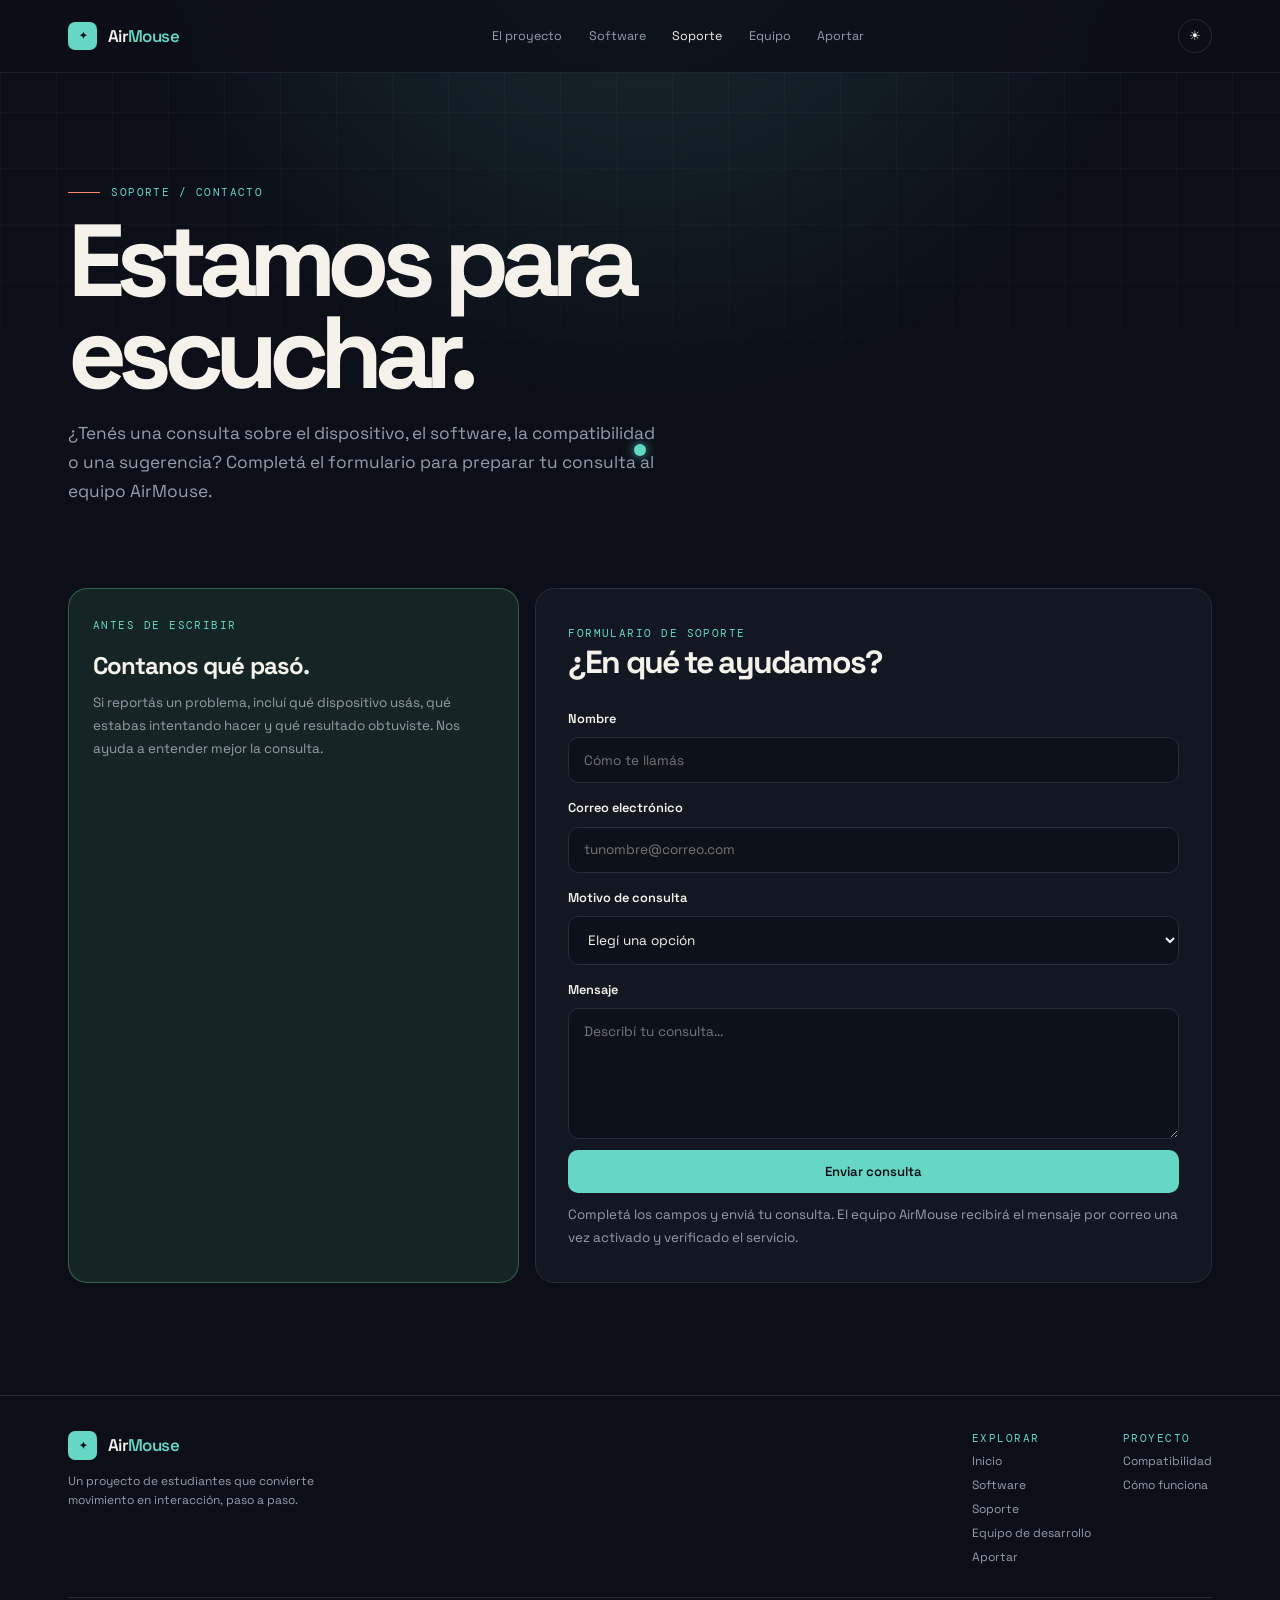
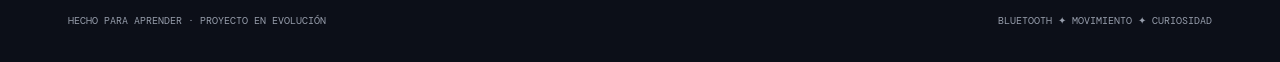
<file: soporte.html>
<!DOCTYPE html>
<html lang="es">

<head>
    <meta charset="UTF-8">
    <meta name="viewport" content="width=device-width, initial-scale=1.0">
    <meta name="description" content="Soporte y consultas sobre AirMouse.">

    <title>Soporte — AirMouse</title>

    <!-- Fuentes -->
    <link rel="preconnect" href="https://fonts.googleapis.com">
    <link rel="preconnect" href="https://fonts.gstatic.com" crossorigin>

    <link
        href="https://fonts.googleapis.com/css2?family=DM+Mono:wght@400;500&family=Space+Grotesk:wght@400;500;600;700&display=swap"
        rel="stylesheet"
    >

    <!-- Estilos -->
    <link rel="stylesheet" href="css/style.css">
</head>

<body class="site-shell">

    <!-- ==============================
         ENCABEZADO Y MENÚ DE NAVEGACIÓN
    =============================== -->

    <header class="nav-shell">

        <div class="container-wide nav-inner">

            <!-- Logo -->
            <a href="index.html" class="brand">
                <span class="brand-mark">✦</span>
                <span class="brand-word">Air<span>Mouse</span></span>
            </a>

            <!-- Menú para PC -->
            <nav class="nav-links" aria-label="Navegación principal">

                <a href="index.html" class="nav-link">
                    El proyecto
                </a>

                <a href="software.html" class="nav-link">
                    Software
                </a>

                <a href="soporte.html" class="nav-link active">
                    Soporte
                </a>

                <a href="equipo.html" class="nav-link">
                    Equipo
                </a>

                <a href="aportar.html" class="nav-link">
                    Aportar
                </a>

            </nav>

            <!-- Botones del encabezado -->
            <div class="nav-actions">

                <button
                    class="icon-button"
                    data-theme-toggle
                    aria-label="Cambiar tema"
                >
                    ☀
                </button>

                <button
                    class="icon-button mobile-trigger"
                    data-mobile-toggle
                    aria-label="Abrir menú"
                >
                    ☰
                </button>

            </div>

        </div>

        <!-- Menú para celular -->
        <nav class="mobile-menu" data-mobile-menu hidden>

            <a href="index.html" class="nav-link">
                El proyecto
            </a>

            <a href="software.html" class="nav-link">
                Software
            </a>

            <a href="soporte.html" class="nav-link active">
                Soporte
            </a>

            <a href="equipo.html" class="nav-link">
                Equipo de desarrollo
            </a>

            <a href="aportar.html" class="nav-link">
                Aportar
            </a>

        </nav>

    </header>


    <!-- ==============================
         CONTENIDO PRINCIPAL
    =============================== -->

    <main>

        <!-- Presentación de la página -->
        <section class="container-wide page-hero">

            <div class="eyebrow mono-label reveal">
                Soporte / contacto
            </div>

            <h1 class="reveal">
                Estamos para escuchar.
            </h1>

            <p class="reveal">
                ¿Tenés una consulta sobre el dispositivo, el software,
                la compatibilidad o una sugerencia? Completá el formulario
                para preparar tu consulta al equipo AirMouse.
            </p>

        </section>


        <!-- ==============================
             SECCIÓN DE SOPORTE Y FORMULARIO
        =============================== -->

        <section class="container-wide support-layout">

            <!-- Información de ayuda -->
            <aside class="support-note reveal">

                <span class="mono-label">
                    Antes de escribir
                </span>

                <h2>
                    Contanos qué pasó.
                </h2>

                <p>
                    Si reportás un problema, incluí qué dispositivo usás,
                    qué estabas intentando hacer y qué resultado obtuviste.
                    Nos ayuda a entender mejor la consulta.
                </p>

            </aside>


            <!-- Formulario de soporte -->
            <div class="support-card reveal">

                <span class="mono-label">
                    Formulario de soporte
                </span>

                <h2>
                    ¿En qué te ayudamos?
                </h2>

                <!-- FORMULARIO CONECTADO A FORMSUBMIT -->
                <form
                    class="support-form"
                    action="https://formsubmit.co/support.airmouse@gmail.com"
                    method="POST"
                >

                    <!-- Configuración del envío -->
                    <input
                        type="hidden"
                        name="_subject"
                        value="Nueva consulta desde la web de AirMouse"
                    >

                    <input
                        type="hidden"
                        name="_template"
                        value="table"
                    >

                    <!-- Nombre -->
                    <label for="support-name">
                        Nombre
                    </label>

                    <input
                        id="support-name"
                        name="nombre"
                        type="text"
                        placeholder="Cómo te llamás"
                        required
                    >


                    <!-- Correo electrónico -->
                    <label for="support-email">
                        Correo electrónico
                    </label>

                    <input
                        id="support-email"
                        name="email"
                        type="email"
                        placeholder="tunombre@correo.com"
                        required
                    >


                    <!-- Motivo de consulta -->
                    <label for="support-topic">
                        Motivo de consulta
                    </label>

                    <select
                        id="support-topic"
                        name="motivo"
                        required
                    >
                        <option value="">
                            Elegí una opción
                        </option>

                        <option value="Problema con el dispositivo">
                            Problema con el dispositivo
                        </option>

                        <option value="Instalación o uso del software">
                            Instalación o uso del software
                        </option>

                        <option value="Compatibilidad">
                            Compatibilidad
                        </option>

                        <option value="Sugerencia o mejora">
                            Sugerencia o mejora
                        </option>

                        <option value="Otro">
                            Otro
                        </option>
                    </select>


                    <!-- Mensaje -->
                    <label for="support-message">
                        Mensaje
                    </label>

                    <textarea
                        id="support-message"
                        name="mensaje"
                        rows="6"
                        placeholder="Describí tu consulta..."
                        required
                    ></textarea>


                    <!-- Botón de envío habilitado -->
                    <button
                        class="button button-primary"
                        type="submit"
                    >
                        Enviar consulta
                    </button>

                    <p class="muted form-note">
                        Completá los campos y enviá tu consulta.
                        El equipo AirMouse recibirá el mensaje por correo
                        una vez activado y verificado el servicio.
                    </p>

                </form>

            </div>

        </section>

    </main>


    <!-- ==============================
         PIE DE PÁGINA
    =============================== -->

    <footer class="site-footer">

        <div class="container-wide">

            <div class="footer-grid">

                <!-- Identidad del proyecto -->
                <div>

                    <a href="index.html" class="brand">
                        <span class="brand-mark">✦</span>
                        <span class="brand-word">Air<span>Mouse</span></span>
                    </a>

                    <p class="footer-copy">
                        Un proyecto de estudiantes que convierte movimiento
                        en interacción, paso a paso.
                    </p>

                </div>


                <!-- Enlaces principales -->
                <div class="footer-links">

                    <span class="mono-label">
                        Explorar
                    </span>

                    <a href="index.html">
                        Inicio
                    </a>

                    <a href="software.html">
                        Software
                    </a>

                    <a href="soporte.html">
                        Soporte
                    </a>

                    <a href="equipo.html">
                        Equipo de desarrollo
                    </a>

                    <a href="aportar.html">
                        Aportar
                    </a>

                </div>


                <!-- Enlaces del proyecto -->
                <div class="footer-links">

                    <span class="mono-label">
                        Proyecto
                    </span>

                    <a href="index.html#compatibilidad">
                        Compatibilidad
                    </a>

                    <a href="index.html#como-funciona">
                        Cómo funciona
                    </a>

                </div>

            </div>


            <!-- Información inferior del pie -->
            <div class="footer-bottom">

                <span>
                    HECHO PARA APRENDER · PROYECTO EN EVOLUCIÓN
                </span>

                <span>
                    BLUETOOTH ✦ MOVIMIENTO ✦ CURIOSIDAD
                </span>

            </div>

        </div>

    </footer>


    <!-- ==============================
         CURSOR PERSONALIZADO Y JAVASCRIPT
    =============================== -->

    <div class="cursor-dot">
        <span></span>
    </div>

    <script src="js/script.js"></script>

</body>
</html>
</file>
<file: css/style.css>
:root {
  --background: 224 33% 7%;
  --foreground: 42 30% 94%;
  --border: 221 22% 19%;
  --input: 221 22% 19%;
  --ring: 171 58% 62%;
  --card: 222 29% 10%;
  --card-foreground: 42 30% 94%;
  --card-border: 221 22% 19%;
  --primary: 171 58% 62%;
  --primary-foreground: 224 33% 7%;
  --secondary: 221 22% 15%;
  --secondary-foreground: 42 30% 94%;
  --muted: 222 20% 14%;
  --muted-foreground: 220 11% 63%;
  --accent: 10 98% 72%;
  --accent-foreground: 224 33% 7%;
  --success: 145 65% 65%;
  --success-foreground: 224 33% 7%;
  --app-font-sans: 'Space Grotesk', sans-serif;
  --app-font-mono: 'DM Mono', monospace;
  --radius: 1.2rem;
}

.light {
  --background: 38 33% 95%;
  --foreground: 224 31% 13%;
  --border: 35 20% 81%;
  --input: 35 20% 81%;
  --ring: 174 51% 38%;
  --card: 41 38% 98%;
  --card-foreground: 224 31% 13%;
  --card-border: 35 20% 81%;
  --primary: 174 51% 38%;
  --primary-foreground: 38 33% 95%;
  --secondary: 38 22% 89%;
  --secondary-foreground: 224 31% 13%;
  --muted: 36 23% 91%;
  --muted-foreground: 221 12% 43%;
  --accent: 10 78% 57%;
  --accent-foreground: 38 33% 95%;
  --success: 145 65% 28%;
  --success-foreground: 38 33% 95%;
}

* {
  box-sizing: border-box;
}

html {
  scroll-behavior: smooth;
}

body {
  margin: 0;
  min-width: 320px;
  background: hsl(var(--background));
  color: hsl(var(--foreground));
  font-family: var(--app-font-sans);
  -webkit-font-smoothing: antialiased;
}

button,
a {
  -webkit-tap-highlight-color: transparent;
}

button:focus-visible,
a:focus-visible {
  outline: 2px solid hsl(var(--primary));
  outline-offset: 4px;
}

.site-shell {
  min-height: 100dvh;
  position: relative;
}

.site-shell::before {
  background-image:
    linear-gradient(hsl(var(--foreground) / .035) 1px, transparent 1px),
    linear-gradient(90deg, hsl(var(--foreground) / .035) 1px, transparent 1px);
  background-size: 56px 56px;
  content: '';
  inset: 0;
  mask-image: linear-gradient(to bottom, #000 0%, transparent 65%);
  pointer-events: none;
  position: fixed;
  z-index: -2;
}

.site-shell::after {
  background: radial-gradient(
    circle at 50% -15%,
    hsl(var(--primary) / .16),
    transparent 34rem
  );
  content: '';
  inset: 0;
  pointer-events: none;
  position: fixed;
  z-index: -1;
}

.container-wide {
  margin-inline: auto;
  max-width: 1240px;
  padding-inline: 1.25rem;
  width: 100%;
}

@media (min-width: 768px) {
  .container-wide {
    padding-inline: 2.25rem;
  }
}

@media (min-width: 1200px) {
  .container-wide {
    padding-inline: 3rem;
  }
}

.mono-label {
  color: hsl(var(--primary));
  font-family: var(--app-font-mono);
  font-size: .7rem;
  letter-spacing: .13em;
  text-transform: uppercase;
}

.muted {
  color: hsl(var(--muted-foreground));
}

.eyebrow {
  align-items: center;
  display: flex;
  gap: .7rem;
}

.eyebrow::before {
  background: hsl(var(--accent));
  content: '';
  height: 1px;
  width: 2rem;
}

.section-space {
  padding-block: 7rem;
}

@media (max-width: 767px) {
  .section-space {
    padding-block: 4.5rem;
  }
}

.nav-shell {
  backdrop-filter: blur(18px);
  background: hsl(var(--background) / .78);
  border-bottom: 1px solid hsl(var(--border) / .7);
  position: sticky;
  top: 0;
  z-index: 30;
}

.nav-inner {
  align-items: center;
  display: flex;
  height: 4.5rem;
  justify-content: space-between;
}

.brand {
  align-items: center;
  color: hsl(var(--foreground));
  display: inline-flex;
  font-weight: 600;
  gap: .7rem;
  letter-spacing: -.04em;
  text-decoration: none;
}

.brand-mark {
  align-items: center;
  background: hsl(var(--primary));
  border-radius: .45rem;
  color: hsl(var(--primary-foreground));
  display: inline-flex;
  font-family: var(--app-font-mono);
  font-size: .65rem;
  height: 1.8rem;
  justify-content: center;
  letter-spacing: -.1em;
  width: 1.8rem;
}

.brand-word {
  font-size: 1.06rem;
}

.brand-word span {
  color: hsl(var(--primary));
}

.nav-links {
  align-items: center;
  display: flex;
  gap: 1.65rem;
}

.nav-link {
  color: hsl(var(--muted-foreground));
  font-size: .78rem;
  text-decoration: none;
  transition: color .2s ease;
}

.nav-link:hover,
.nav-link.active {
  color: hsl(var(--foreground));
}

.nav-actions {
  align-items: center;
  display: flex;
  gap: .65rem;
}

.icon-button {
  align-items: center;
  background: transparent;
  border: 1px solid hsl(var(--border));
  border-radius: 999px;
  color: hsl(var(--foreground));
  cursor: pointer;
  display: inline-flex;
  height: 2.15rem;
  justify-content: center;
  transition:
    background .2s ease,
    border-color .2s ease,
    transform .2s ease;
  width: 2.15rem;
}

.icon-button:hover {
  background: hsl(var(--secondary));
  border-color: hsl(var(--primary) / .6);
  transform: translateY(-2px);
}

.mobile-trigger {
  display: none;
}

@media (max-width: 760px) {
  .nav-links {
    display: none;
  }

  .mobile-trigger {
    display: inline-flex;
  }

  .nav-inner {
    height: 4rem;
  }
}

.mobile-menu[hidden] {
  display: none;
}

.mobile-menu {
  background: hsl(var(--card));
  border-bottom: 1px solid hsl(var(--border));
  display: grid;
  gap: .35rem;
  padding: .6rem 1.25rem 1.2rem;
}

.mobile-menu .nav-link {
  border-radius: .6rem;
  padding: .8rem;
}

.mobile-menu .nav-link:hover {
  background: hsl(var(--secondary));
}

.button {
  align-items: center;
  border: 1px solid transparent;
  border-radius: .62rem;
  cursor: pointer;
  display: inline-flex;
  font-family: var(--app-font-sans);
  font-size: .82rem;
  font-weight: 600;
  gap: .6rem;
  justify-content: center;
  padding: .78rem 1rem;
  text-decoration: none;
  transition:
    transform .2s ease,
    background .2s ease,
    border-color .2s ease,
    color .2s ease;
}

.button:hover {
  transform: translateY(-2px);
}

.button-primary {
  background: hsl(var(--primary));
  color: hsl(var(--primary-foreground));
}

.button-primary:hover {
  background: hsl(var(--primary) / .86);
}

.button-ghost {
  background: hsl(var(--secondary) / .45);
  border-color: hsl(var(--border));
  color: hsl(var(--foreground));
}

.button-ghost:hover {
  border-color: hsl(var(--primary) / .65);
}

.button-success {
  background: hsl(var(--success));
  color: hsl(var(--success-foreground));
}

.button-success:hover {
  background: hsl(var(--success) / .86);
}

.button-wide {
  padding-inline: 1.35rem;
}

.hero {
  min-height: min(790px, calc(100dvh - 4.5rem));
  padding-block: 7rem 6rem;
  position: relative;
}

.hero-grid {
  align-items: center;
  display: grid;
  gap: 3rem;
  grid-template-columns: minmax(0, 1.05fr) minmax(300px, .95fr);
}

.hero-copy {
  max-width: 700px;
}

.hero h1 {
  font-size: clamp(3.4rem, 8vw, 7.6rem);
  letter-spacing: -.085em;
  line-height: .88;
  margin: 1.25rem 0 1.7rem;
  max-width: 760px;
}

.hero h1 em {
  color: hsl(var(--primary));
  font-style: normal;
}

.hero-lede {
  color: hsl(var(--muted-foreground));
  font-size: clamp(1rem, 1.6vw, 1.18rem);
  line-height: 1.7;
  max-width: 550px;
}

.hero-cta {
  display: flex;
  flex-wrap: wrap;
  gap: .8rem;
  margin-top: 2rem;
}

.hero-note {
  align-items: center;
  color: hsl(var(--muted-foreground));
  display: flex;
  font-family: var(--app-font-mono);
  font-size: .7rem;
  gap: .6rem;
  margin-top: 1.3rem;
}

.status-dot {
  background: hsl(var(--primary));
  border-radius: 50%;
  box-shadow: 0 0 0 4px hsl(var(--primary) / .1);
  height: .4rem;
  width: .4rem;
}

.hero-diagram {
  min-height: 440px;
  position: relative;
}

.orbit {
  border: 1px solid hsl(var(--primary) / .26);
  border-radius: 50%;
  left: 50%;
  position: absolute;
  top: 50%;
  transform: translate(-50%, -50%) rotate(-19deg);
}

.orbit-one {
  height: 310px;
  width: 310px;
}

.orbit-two {
  height: 420px;
  transform: translate(-50%, -50%) rotate(38deg);
  width: 420px;
}

.orbit-three {
  border-style: dashed;
  height: 520px;
  transform: translate(-50%, -50%) rotate(76deg);
  width: 520px;
}

.orbit::after {
  background: hsl(var(--accent));
  border-radius: 50%;
  box-shadow: 0 0 24px hsl(var(--accent) / .5);
  content: '';
  height: .48rem;
  left: 22%;
  position: absolute;
  top: -3px;
  width: .48rem;
}

.device-card {
  background: linear-gradient(
    135deg,
    hsl(var(--card) / .92),
    hsl(var(--secondary) / .65)
  );
  border: 1px solid hsl(var(--primary) / .35);
  border-radius: 1.5rem;
  box-shadow: 0 22px 70px hsl(224 33% 3% / .42);
  left: 50%;
  padding: 1.4rem;
  position: absolute;
  top: 50%;
  transform: translate(-50%, -50%) rotate(-7deg);
  width: min(280px, 72%);
}

.device-top {
  align-items: center;
  display: flex;
  justify-content: space-between;
}

.device-label {
  color: hsl(var(--muted-foreground));
  font-family: var(--app-font-mono);
  font-size: .65rem;
  letter-spacing: .1em;
}

.device-led {
  background: hsl(var(--primary));
  border-radius: 50%;
  box-shadow: 0 0 15px hsl(var(--primary) / .7);
  height: .55rem;
  width: .55rem;
}

.device-body {
  align-items: center;
  display: flex;
  gap: 1.2rem;
  padding: 3rem .8rem;
}

.device-ring {
  align-items: center;
  border: 1px solid hsl(var(--primary));
  border-radius: 50%;
  display: flex;
  height: 5rem;
  justify-content: center;
  position: relative;
  width: 5rem;
}

.device-ring::before,
.device-ring::after {
  border: 1px solid hsl(var(--accent) / .8);
  border-radius: 50%;
  content: '';
  position: absolute;
}

.device-ring::before {
  inset: .7rem;
}

.device-ring::after {
  inset: 1.55rem;
}

.device-copy strong {
  display: block;
  font-size: 1.1rem;
}

.device-copy small {
  color: hsl(var(--muted-foreground));
  display: block;
  font-size: .7rem;
  line-height: 1.4;
  margin-top: .3rem;
}

.coord-label {
  background: hsl(var(--background) / .72);
  border: 1px solid hsl(var(--border));
  color: hsl(var(--primary));
  font-family: var(--app-font-mono);
  font-size: .63rem;
  padding: .45rem .55rem;
  position: absolute;
  right: 0;
  top: 25%;
}

.hero-scroll {
  align-items: center;
  bottom: 2.5rem;
  color: hsl(var(--muted-foreground));
  display: flex;
  font-family: var(--app-font-mono);
  font-size: .65rem;
  gap: .8rem;
  left: 3rem;
  position: absolute;
}

.hero-scroll::before {
  background: hsl(var(--primary));
  content: '';
  height: 1px;
  width: 2.5rem;
}

@media (max-width: 860px) {
  .hero {
    padding-block: 5rem 5.5rem;
  }

  .hero-grid {
    grid-template-columns: 1fr;
  }

  .hero-diagram {
    min-height: 370px;
  }

  .hero-scroll {
    bottom: 1.4rem;
    left: 1.25rem;
  }
}

.intro-band {
  border-block: 1px solid hsl(var(--border));
  padding-block: 1.2rem;
}

.intro-band-inner {
  align-items: center;
  display: flex;
  gap: 2rem;
  justify-content: space-between;
}

.intro-band p {
  color: hsl(var(--muted-foreground));
  font-size: .8rem;
  margin: 0;
}

.spec-list {
  display: flex;
  gap: 1.5rem;
}

.spec-list span {
  color: hsl(var(--foreground));
  font-family: var(--app-font-mono);
  font-size: .68rem;
}

@media (max-width: 700px) {
  .intro-band-inner {
    align-items: flex-start;
    flex-direction: column;
    gap: .9rem;
  }

  .spec-list {
    flex-wrap: wrap;
    gap: .8rem 1rem;
  }
}

.section-heading {
  display: grid;
  gap: 1rem;
  grid-template-columns: .75fr 1.25fr;
  margin-bottom: 3.2rem;
}

.section-heading h2 {
  font-size: clamp(2.2rem, 5vw, 4.4rem);
  letter-spacing: -.075em;
  line-height: .93;
  margin: 0;
}

.section-heading-copy {
  color: hsl(var(--muted-foreground));
  font-size: 1rem;
  line-height: 1.65;
  max-width: 520px;
  padding-top: .4rem;
}

@media (max-width: 720px) {
  .section-heading {
    grid-template-columns: 1fr;
  }
}

.bento {
  display: grid;
  gap: 1rem;
  grid-template-columns: 1.15fr .85fr .85fr;
  grid-template-rows: auto auto;
}

.bento-card {
  background: hsl(var(--card) / .7);
  border: 1px solid hsl(var(--border));
  border-radius: 1.2rem;
  min-height: 220px;
  overflow: hidden;
  padding: 1.5rem;
  position: relative;
  transition:
    transform .35s cubic-bezier(.2,.8,.2,1),
    border-color .35s ease,
    background .35s ease;
}

.bento-card:hover {
  background: hsl(var(--card));
  border-color: hsl(var(--primary) / .45);
  transform: translateY(-6px);
}

.bento-card.tall {
  grid-row: span 2;
  min-height: 460px;
}

.bento-card.wide {
  grid-column: span 2;
}

.bento-card h3 {
  font-size: 1.25rem;
  letter-spacing: -.035em;
  margin: 0 0 .7rem;
}

.bento-card p {
  color: hsl(var(--muted-foreground));
  font-size: .84rem;
  line-height: 1.65;
  margin: 0;
  max-width: 32rem;
}

.card-index {
  color: hsl(var(--primary));
  font-family: var(--app-font-mono);
  font-size: .68rem;
  margin-bottom: 2.6rem;
}

.card-icon {
  align-items: center;
  border: 1px solid hsl(var(--primary) / .4);
  border-radius: .65rem;
  color: hsl(var(--primary));
  display: inline-flex;
  height: 2.5rem;
  justify-content: center;
  margin-bottom: 1.7rem;
  width: 2.5rem;
}

.card-glow {
  background: radial-gradient(
    circle,
    hsl(var(--primary) / .16),
    transparent 68%
  );
  height: 240px;
  position: absolute;
  right: -80px;
  top: -80px;
  width: 240px;
}

.card-foot {
  align-items: center;
  bottom: 1.3rem;
  color: hsl(var(--muted-foreground));
  display: flex;
  font-family: var(--app-font-mono);
  font-size: .63rem;
  gap: .4rem;
  position: absolute;
}

@media (max-width: 820px) {
  .bento {
    grid-template-columns: 1fr 1fr;
  }

  .bento-card.tall {
    grid-row: span 1;
    min-height: 270px;
  }

  .bento-card.wide {
    grid-column: span 2;
  }
}

@media (max-width: 540px) {
  .bento {
    grid-template-columns: 1fr;
  }

  .bento-card.wide {
    grid-column: auto;
  }
}

.flow-section {
  background: hsl(var(--secondary) / .27);
  border-block: 1px solid hsl(var(--border));
}

.flow {
  display: grid;
  gap: 0;
  grid-template-columns: repeat(4, 1fr);
}

.flow-step {
  border-left: 1px solid hsl(var(--border));
  min-height: 230px;
  padding: 1.25rem 1.25rem 1.25rem 1.5rem;
  position: relative;
}

.flow-step:last-child {
  border-right: 1px solid hsl(var(--border));
}

.flow-number {
  color: hsl(var(--accent));
  font-family: var(--app-font-mono);
  font-size: .68rem;
}

.flow-step h3 {
  font-size: 1.06rem;
  margin: 4.2rem 0 .55rem;
}

.flow-step p {
  color: hsl(var(--muted-foreground));
  font-size: .78rem;
  line-height: 1.6;
  margin: 0;
}

.flow-arrow {
  color: hsl(var(--primary));
  position: absolute;
  right: -.55rem;
  top: 50%;
  z-index: 2;
}

@media (max-width: 720px) {
  .flow {
    grid-template-columns: 1fr 1fr;
  }

  .flow-step:nth-child(2) {
    border-right: 1px solid hsl(var(--border));
  }

  .flow-step:nth-child(3) {
    border-top: 1px solid hsl(var(--border));
  }

  .flow-step:nth-child(4) {
    border-top: 1px solid hsl(var(--border));
  }

  .flow-arrow {
    display: none;
  }
}

@media (max-width: 480px) {
  .flow {
    grid-template-columns: 1fr;
  }

  .flow-step {
    border-right: 1px solid hsl(var(--border));
    border-top: 1px solid hsl(var(--border));
  }

  .flow-step:first-child {
    border-top: 0;
  }
}

.compat-grid {
  display: grid;
  gap: 1rem;
  grid-template-columns: 1.1fr .9fr;
}

.compat-panel {
  background: hsl(var(--card) / .68);
  border: 1px solid hsl(var(--border));
  border-radius: 1.2rem;
  padding: 1.5rem;
}

.compat-panel h3 {
  font-size: 1.1rem;
  margin: 0 0 1rem;
}

.compat-item {
  align-items: flex-start;
  border-top: 1px solid hsl(var(--border));
  display: flex;
  gap: .8rem;
  padding: 1rem 0;
}

.compat-item svg {
  color: hsl(var(--primary));
  flex: none;
  margin-top: .15rem;
}

.compat-item strong {
  display: block;
  font-size: .86rem;
  margin-bottom: .2rem;
}

.compat-item span {
  color: hsl(var(--muted-foreground));
  display: block;
  font-size: .76rem;
  line-height: 1.5;
}

.truth-panel {
  background: hsl(var(--success) / .1);
  border-color: hsl(var(--success) / .35);
}

.truth-panel .mono-label {
  color: hsl(var(--success));
}

@media (max-width: 720px) {
  .compat-grid {
    grid-template-columns: 1fr;
  }
}

.cta-panel {
  align-items: center;
  background: linear-gradient(
    105deg,
    hsl(var(--primary) / .13),
    hsl(var(--accent) / .09)
  );
  border: 1px solid hsl(var(--primary) / .28);
  border-radius: 1.2rem;
  display: flex;
  gap: 2rem;
  justify-content: space-between;
  padding: 2.2rem;
}

.cta-panel h2 {
  font-size: clamp(1.7rem, 3vw, 2.8rem);
  letter-spacing: -.06em;
  line-height: 1;
  margin: .7rem 0 .6rem;
}

.cta-panel p {
  color: hsl(var(--muted-foreground));
  font-size: .86rem;
  margin: 0;
}

@media (max-width: 650px) {
  .cta-panel {
    align-items: flex-start;
    flex-direction: column;
  }
}

.page-hero {
  padding-block: 7rem 4rem;
}

.page-hero h1 {
  font-size: clamp(3rem, 8vw, 6.6rem);
  letter-spacing: -.085em;
  line-height: .9;
  margin: 1rem 0 1.2rem;
  max-width: 820px;
}

.page-hero p {
  color: hsl(var(--muted-foreground));
  font-size: 1.08rem;
  line-height: 1.7;
  max-width: 590px;
}

.software-layout {
  display: grid;
  gap: 1rem;
  grid-template-columns: 1.2fr .8fr;
  padding-bottom: 7rem;
}

.download-card {
  background: hsl(var(--card));
  border: 1px solid hsl(var(--primary) / .35);
  border-radius: 1.2rem;
  padding: 1.5rem;
}

.download-top {
  align-items: flex-start;
  display: flex;
  justify-content: space-between;
}

.download-icon {
  align-items: center;
  background: hsl(var(--primary) / .13);
  border-radius: .7rem;
  color: hsl(var(--primary));
  display: flex;
  height: 3rem;
  justify-content: center;
  width: 3rem;
}

.download-card h2 {
  font-size: 1.3rem;
  margin: 1.7rem 0 .5rem;
}

.download-card p {
  color: hsl(var(--muted-foreground));
  font-size: .82rem;
  line-height: 1.6;
}

.download-status {
  align-items: center;
  background: hsl(var(--success) / .1);
  border: 1px solid hsl(var(--success) / .28);
  border-radius: .65rem;
  color: hsl(var(--success));
  display: flex;
  font-family: var(--app-font-mono);
  font-size: .68rem;
  gap: .5rem;
  margin: 1.2rem 0;
  padding: .7rem;
}

.platform-list {
  display: grid;
  gap: .5rem;
  grid-template-columns: repeat(3, 1fr);
  margin-top: 1.3rem;
}

.platform {
  border: 1px solid hsl(var(--border));
  border-radius: .65rem;
  color: hsl(var(--muted-foreground));
  font-size: .75rem;
  padding: .7rem;
  text-align: center;
}

.info-stack {
  display: grid;
  gap: 1rem;
}

.info-card {
  background: hsl(var(--secondary) / .45);
  border: 1px solid hsl(var(--border));
  border-radius: 1.2rem;
  padding: 1.5rem;
}

.info-card h3 {
  margin: .8rem 0 .5rem;
}

.info-card p {
  color: hsl(var(--muted-foreground));
  font-size: .8rem;
  line-height: 1.6;
  margin: 0;
}

@media (max-width: 760px) {
  .page-hero {
    padding-block: 5rem 3rem;
  }

  .software-layout {
    grid-template-columns: 1fr;
    padding-bottom: 4rem;
  }

  .platform-list {
    grid-template-columns: 1fr;
  }
}

.support-layout {
  display: grid;
  gap: 1rem;
  grid-template-columns: .8fr 1.2fr;
  padding-bottom: 7rem;
}

.support-note {
  background: hsl(var(--success) / .1);
  border: 1px solid hsl(var(--success) / .32);
  border-radius: 1.2rem;
  padding: 1.5rem;
}

.support-note h2 {
  font-size: 1.5rem;
  letter-spacing: -.04em;
  margin: 1rem 0 .7rem;
}

.support-note p,
.support-card p {
  color: hsl(var(--muted-foreground));
  font-size: .84rem;
  line-height: 1.7;
  margin: 0;
}

.support-card {
  background: hsl(var(--card));
  border: 1px solid hsl(var(--border));
  border-radius: 1.2rem;
  padding: 2rem;
}

.support-card h2 {
  font-size: 2rem;
  letter-spacing: -.06em;
  margin: 0 0 .7rem;
}

.support-action {
  align-items: center;
  border-top: 1px solid hsl(var(--border));
  display: flex;
  gap: 1rem;
  justify-content: space-between;
  margin-top: 2rem;
  padding-top: 1.3rem;
}

.support-confirm {
  background: hsl(var(--primary) / .12);
  border: 1px solid hsl(var(--primary) / .4);
  border-radius: .75rem;
  color: hsl(var(--primary));
  font-size: .78rem;
  line-height: 1.5;
  margin-top: 1rem;
  padding: .9rem;
}

@media (max-width: 760px) {
  .support-layout {
    grid-template-columns: 1fr;
    padding-bottom: 4rem;
  }

  .support-action {
    align-items: flex-start;
    flex-direction: column;
  }
}

.site-footer {
  border-top: 1px solid hsl(var(--border));
  padding-block: 2.2rem;
}

.footer-grid {
  align-items: flex-start;
  display: grid;
  gap: 2rem;
  grid-template-columns: 1fr auto auto;
}

.footer-copy {
  color: hsl(var(--muted-foreground));
  font-size: .75rem;
  line-height: 1.6;
  max-width: 260px;
}

.footer-links {
  display: grid;
  gap: .5rem;
}

.footer-links a {
  color: hsl(var(--muted-foreground));
  font-size: .75rem;
  text-decoration: none;
}

.footer-links a:hover {
  color: hsl(var(--primary));
}

.footer-bottom {
  border-top: 1px solid hsl(var(--border));
  color: hsl(var(--muted-foreground));
  display: flex;
  font-family: var(--app-font-mono);
  font-size: .62rem;
  justify-content: space-between;
  margin-top: 2rem;
  padding-top: 1rem;
}

@media (max-width: 580px) {
  .footer-grid {
    grid-template-columns: 1fr 1fr;
  }

  .footer-grid > :first-child {
    grid-column: span 2;
  }

  .footer-bottom {
    gap: .5rem;
    flex-direction: column;
  }
}

/* ANIMACIONES DE ENTRADA AL HACER SCROLL */

.reveal {
  opacity: 0;
  transform: translateY(25px);
  transition:
    opacity 0.8s ease,
    transform 0.8s cubic-bezier(.2,.8,.2,1);
}

.reveal.is-visible {
  opacity: 1 !important;
  transform: translateY(0) !important;
}

.reveal-child {
  opacity: 0;
  transform: translateY(20px);
  transition:
    opacity 0.7s ease,
    transform 0.7s cubic-bezier(.2,.8,.2,1);
}
.reveal-child.is-visible {
  opacity: 1 !important;
  transform: translateY(0) !important;
}

.cursor-dot {
  position: fixed;
  left: 0;
  top: 0;
  width: 12px;
  height: 12px;
  background: hsl(var(--primary));
  border-radius: 50%;
  pointer-events: none;
  z-index: 99999;
  transform: translate(-50%, -50%);
  opacity: 1;
  transition:
    width 0.2s ease,
    height 0.2s ease,
    background 0.2s ease,
    opacity 0.2s ease;
  box-shadow: 0 0 18px hsl(var(--primary) / 0.6);
}

@media (hover: hover) and (pointer: fine) {
  body,
  button,
  a,
  input,
  textarea,
  select {
    cursor: none;
  }
}

@media (pointer: coarse), (prefers-reduced-motion: reduce) {
  .cursor-dot {
    display: none;
  }

  .reveal {
    opacity: 1;
    transform: none;
    transition: none;
  }

  html {
    scroll-behavior: auto;
  }
}
@media (prefers-reduced-motion: reduce) {
  *,
  *::before,
  *::after {
    animation-duration: .01ms !important;
    animation-iteration-count: 1 !important;
    transition-duration: .01ms !important;
  }
}
.icon-svg {
  width: 17px;
  height: 17px;
  display: inline-block;
  vertical-align: middle;
}
button[disabled] {
  user-select: none;
}
/* CURSOR PERSONALIZADO */

.cursor-dot {
  position: fixed;
  width: 26px;
  height: 26px;
  border: 1.5px solid #22d3ee;
  border-radius: 50%;
  pointer-events: none;
  z-index: 999999;
  transform: translate(-50%, -50%);
  display: flex;
  align-items: center;
  justify-content: center;
  opacity: 1;
  box-shadow:
    0 0 10px rgba(34, 211, 238, 0.45),
    inset 0 0 8px rgba(34, 211, 238, 0.15);
  transition:
    width 0.2s ease,
    height 0.2s ease,
    border-color 0.2s ease,
    box-shadow 0.2s ease,
    transform 0.2s ease;
}

.cursor-dot::before,
.cursor-dot::after,
.cursor-dot span::before,
.cursor-dot span::after {
  content: "";
  position: absolute;
  background: #22d3ee;
  box-shadow: 0 0 6px rgba(34, 211, 238, 0.7);
}

/* Línea superior e inferior */
.cursor-dot::before,
.cursor-dot::after {
  width: 1px;
  height: 7px;
  left: 50%;
  transform: translateX(-50%);
}

.cursor-dot::before {
  top: -5px;
}

.cursor-dot::after {
  bottom: -5px;
}

/* Línea izquierda y derecha */
.cursor-dot span::before,
.cursor-dot span::after {
  width: 7px;
  height: 1px;
  top: 50%;
  transform: translateY(-50%);
}

.cursor-dot span::before {
  left: -5px;
}

.cursor-dot span::after {
  right: -5px;
}

/* Solo en PC */
@media (hover: hover) and (pointer: fine) {
  body,
  a,
  button,
  input,
  textarea,
  select {
    cursor: none !important;
  }
}

/* En celulares desaparece */
@media (pointer: coarse) {
  .cursor-dot {
    display: none;
  }
}
/* AIRMOUSE — CURSOR PERSONALIZADO */

.cursor-dot {
  width: 12px !important;
  height: 12px !important;

  background: hsl(var(--primary)) !important;
  border: none !important;
  border-radius: 50%;

  box-shadow:
    0 0 8px hsl(var(--primary) / 0.6),
    0 0 18px hsl(var(--primary) / 0.3);

  transform: translate(-50%, -50%);

  transition:
    width 0.15s ease,
    height 0.15s ease,
    box-shadow 0.15s ease;

  pointer-events: none;
}

/* Quitar las líneas de la mira */

.cursor-dot::before,
.cursor-dot::after,
.cursor-dot span::before,
.cursor-dot span::after {
  display: none !important;
}

/* Efecto al hacer clic */

.cursor-dot.cursor-click {
  width: 18px !important;
  height: 18px !important;

  box-shadow:
    0 0 12px hsl(var(--primary) / 0.8),
    0 0 24px hsl(var(--primary) / 0.45);
}

/* Componentes para Soporte, Equipo y opciones de aporte */
.support-form{display:grid;gap:.65rem;margin-top:1.4rem}
.support-form label{color:hsl(var(--foreground));font-size:.8rem;font-weight:600;margin-top:.35rem}
.support-form input,.support-form select,.support-form textarea{background:hsl(var(--background) / .7);border:1px solid hsl(var(--border));border-radius:.65rem;color:hsl(var(--foreground));font:inherit;font-size:.85rem;padding:.85rem .9rem;width:100%}
.support-form textarea{resize:vertical}
.support-form input:focus,.support-form select:focus,.support-form textarea:focus{border-color:hsl(var(--primary));outline:2px solid hsl(var(--primary) / .18)}
.support-form select option{background:hsl(var(--card));color:hsl(var(--foreground))}
.form-note{font-size:.72rem;line-height:1.5}
.bank-options{border-top:1px solid hsl(var(--border));margin-top:1.6rem;padding-top:1.2rem}
.bank-options h3{font-size:1rem;margin:0 0 .4rem}
.bank-options>p{font-size:.78rem;line-height:1.5}
.bank-list{display:grid;gap:.55rem;margin-top:.8rem}
.bank-list .button{cursor:not-allowed;opacity:.45;justify-content:flex-start}
.team-grid{display:grid;gap:1rem;grid-template-columns:repeat(3,minmax(0,1fr))}
.team-card{background:hsl(var(--card) / .75);border:1px solid hsl(var(--border));border-radius:1.2rem;padding:1.5rem}
.team-card h3{font-size:1.25rem;margin:1rem 0 .5rem}
.team-role{color:hsl(var(--primary));font-size:.82rem;font-weight:600}
.team-card p{font-size:.82rem;line-height:1.6}
.team-contact{border-top:1px solid hsl(var(--border));margin-top:1.2rem;padding-top:1rem;overflow-wrap:anywhere}
@media(max-width:760px){.team-grid{grid-template-columns:1fr}.team-card{padding:1.2rem}}
</file>
